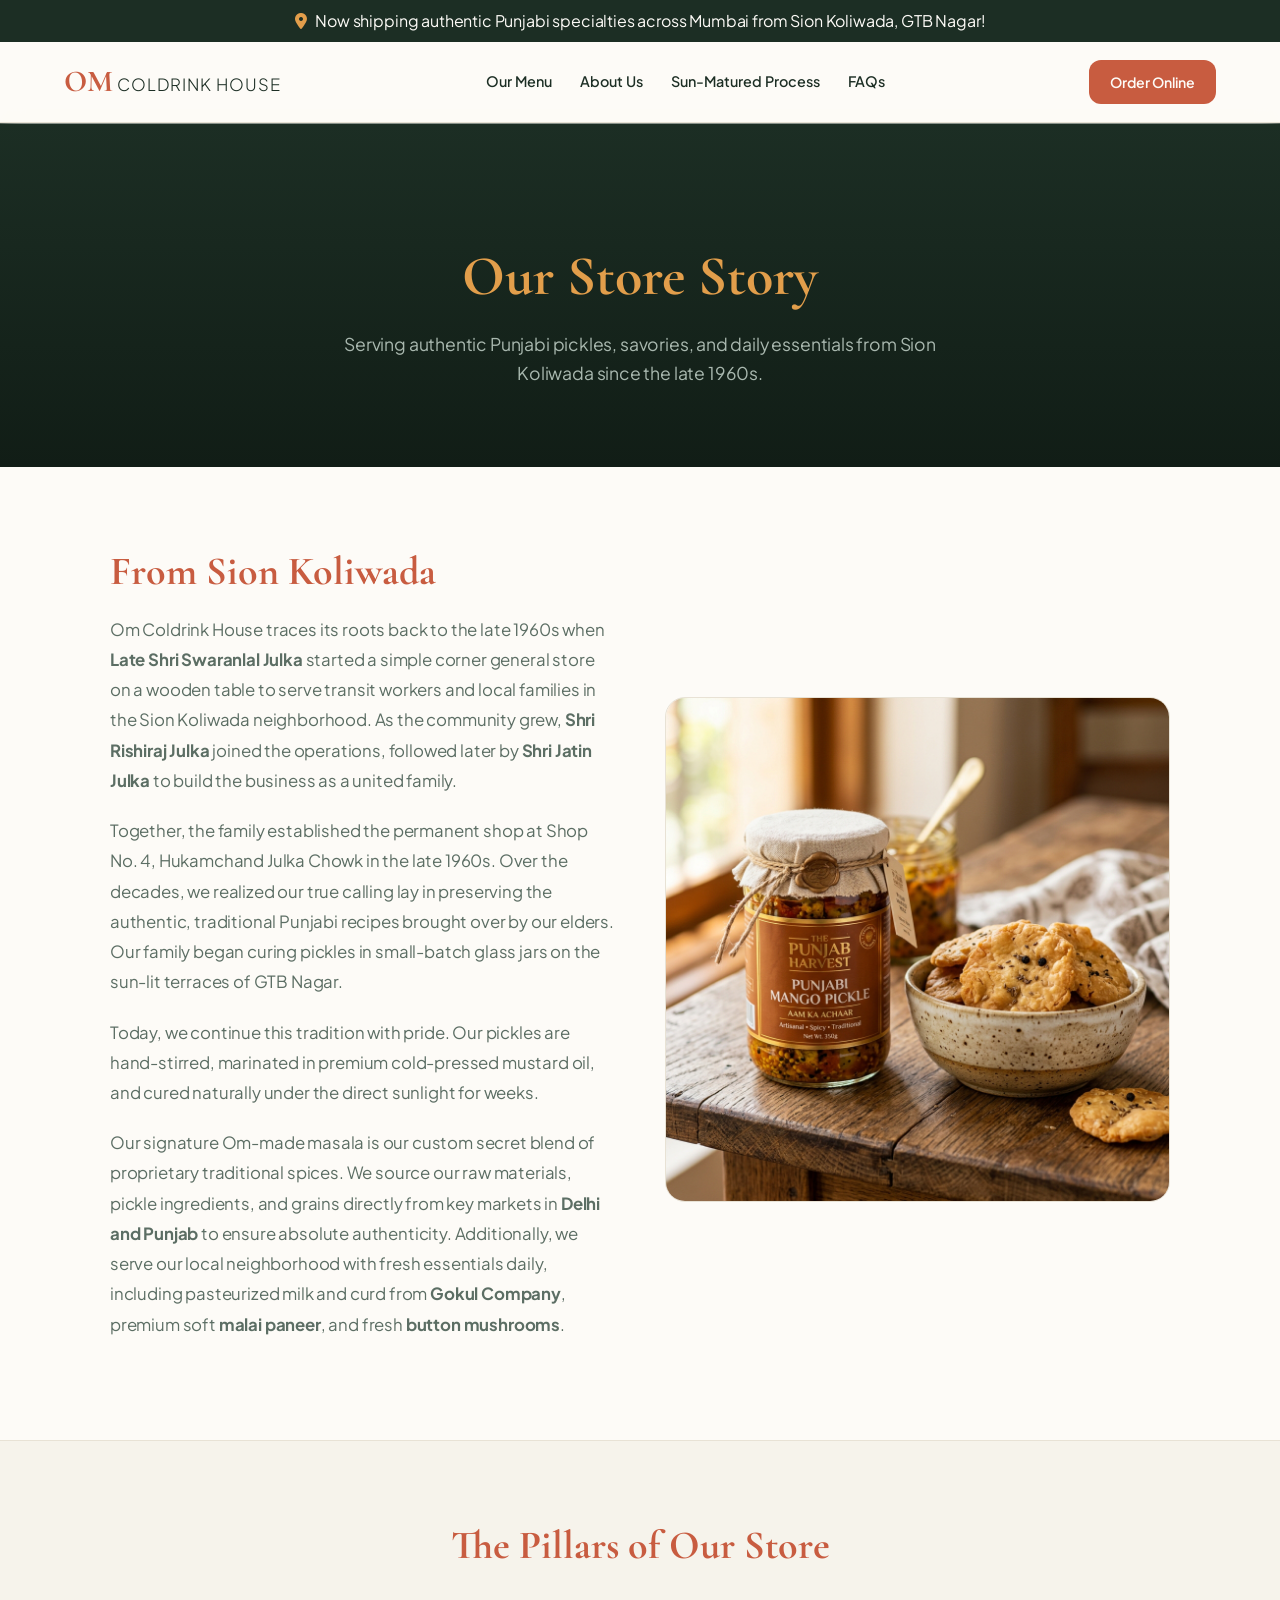
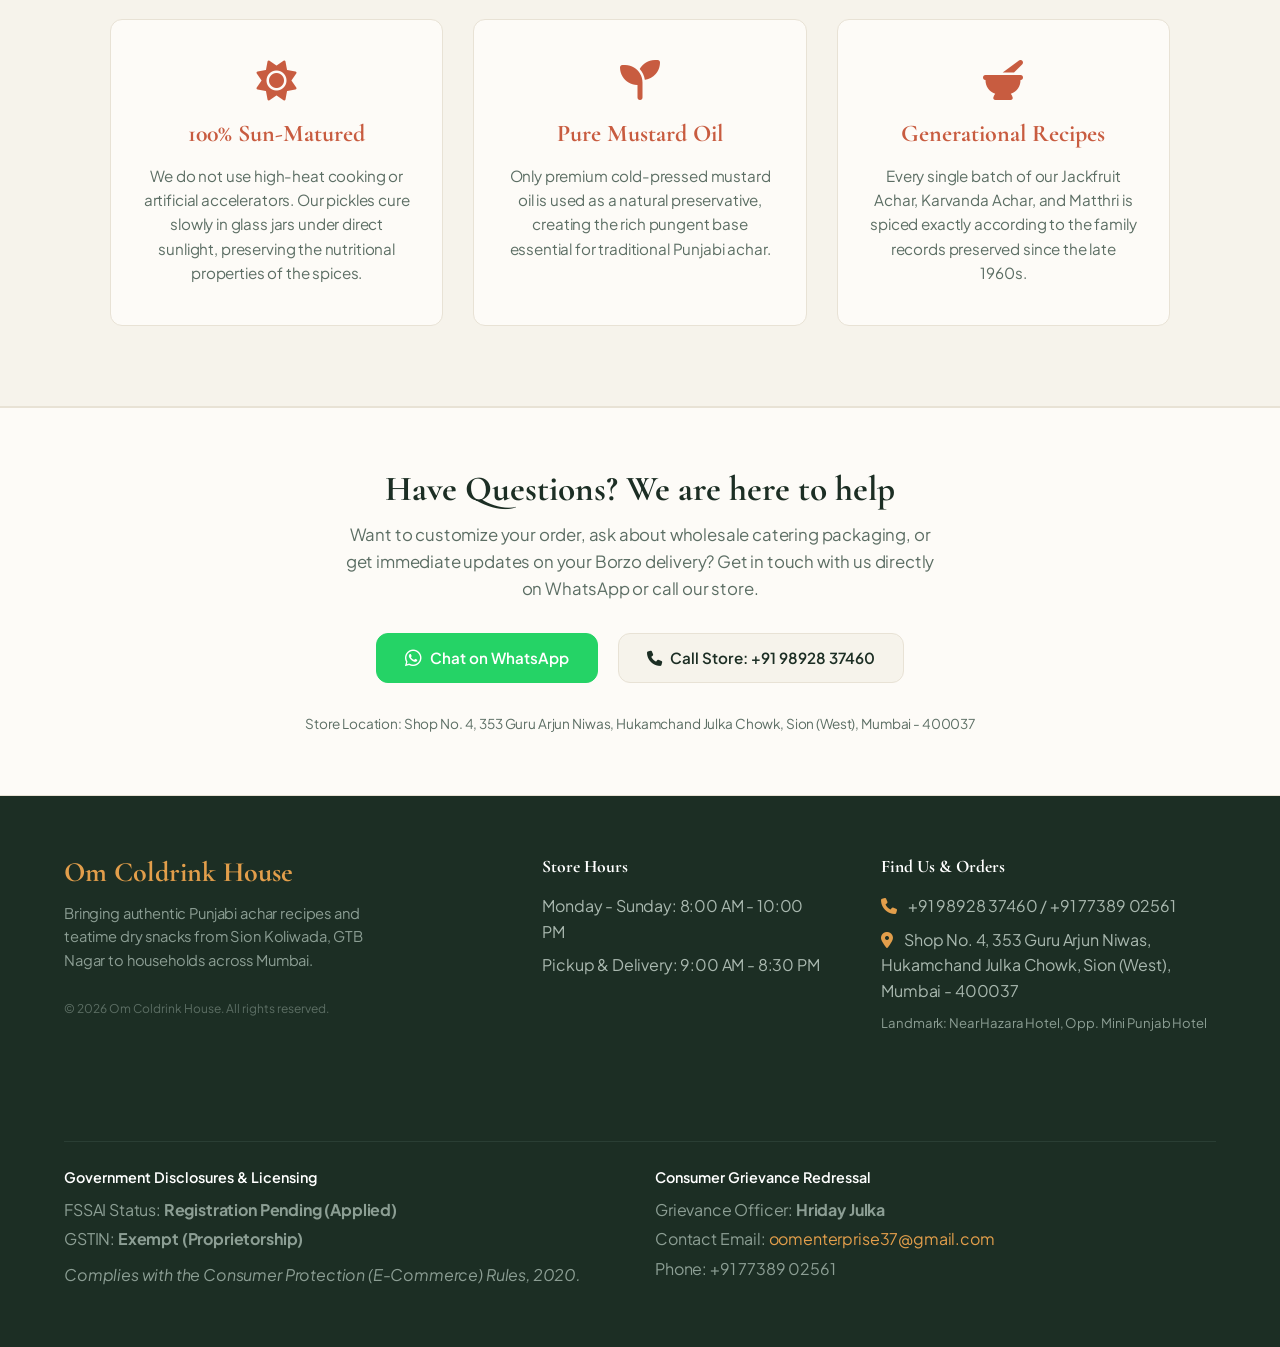
<file: about.html>
<!DOCTYPE html>
<html lang="en">
<head>
  <meta charset="UTF-8">
  <meta name="viewport" content="width=device-width, initial-scale=1.0">
  <title>About Us - Om Coldrink House | Generational Punjabi Achar Since Late 1960s</title>
  
  <meta name="description" content="Read the story of Om Coldrink House. Established in the late 1960s in Sion Koliwada, GTB Nagar. Discover our traditional sun-cured Punjabi pickles and handmade teatime savories.">
  
  <!-- Google Fonts & FontAwesome -->
  <link rel="preconnect" href="https://fonts.googleapis.com">
  <link rel="preconnect" href="https://fonts.gstatic.com" crossorigin>
  <link href="https://fonts.googleapis.com/css2?family=Cormorant+Garamond:ital,wght@0,400;0,600;0,700;1,400&family=Plus+Jakarta+Sans:wght@300;400;500;600;700&display=swap" rel="stylesheet">
  <link rel="stylesheet" href="https://cdnjs.cloudflare.com/ajax/libs/font-awesome/6.4.0/css/all.min.css">
  
  <link rel="stylesheet" href="index.css">
  <style>
    .about-hero {
      padding: 120px 0 80px 0;
      background: linear-gradient(180deg, #1C2E24 0%, #111D16 100%);
      color: white;
      text-align: center;
    }
    .about-hero h1 {
      font-family: var(--font-display);
      font-size: 3.5rem;
      margin-bottom: 20px;
      color: var(--color-brand-accent);
    }
    .about-hero p {
      max-width: 600px;
      margin: 0 auto;
      font-size: 1.1rem;
      color: #A9B8AF;
      line-height: 1.6;
    }
    .story-section {
      padding: 80px 0;
      background-color: var(--color-bg-primary);
    }
    .story-grid {
      display: grid;
      grid-template-columns: 1fr 1fr;
      gap: 50px;
      align-items: center;
      max-width: 1100px;
      margin: 0 auto;
      padding: 0 20px;
    }
    .story-text h2 {
      font-family: var(--font-display);
      font-size: 2.5rem;
      color: var(--color-brand-primary);
      margin-bottom: 20px;
    }
    .story-text p {
      color: var(--color-text-muted);
      line-height: 1.8;
      margin-bottom: 20px;
      font-size: 1.05rem;
    }
    .story-image img {
      width: 100%;
      border-radius: var(--radius-lg);
      box-shadow: var(--shadow-lg);
      border: 1px solid var(--color-border);
    }
    .heritage-values {
      background-color: var(--color-bg-secondary);
      padding: 80px 0;
      border-bottom: 1px solid var(--color-border);
      border-top: 1px solid var(--color-border);
    }
    .values-grid {
      display: grid;
      grid-template-columns: repeat(3, 1fr);
      gap: 30px;
      max-width: 1100px;
      margin: 0 auto;
      padding: 0 20px;
    }
    .value-card {
      background-color: var(--color-bg-primary);
      padding: 40px 30px;
      border-radius: var(--radius-md);
      border: 1px solid var(--color-border);
      text-align: center;
      transition: var(--transition-smooth);
    }
    .value-card:hover {
      transform: translateY(-5px);
      box-shadow: var(--shadow-md);
    }
    .value-card i {
      font-size: 2.5rem;
      color: var(--color-brand-primary);
      margin-bottom: 20px;
    }
    .value-card h3 {
      font-family: var(--font-display);
      font-size: 1.5rem;
      color: var(--color-brand-primary);
      margin-bottom: 15px;
    }
    .value-card p {
      color: var(--color-text-muted);
      font-size: 0.95rem;
      line-height: 1.6;
    }
    @media (max-width: 768px) {
      .story-grid {
        grid-template-columns: 1fr;
        gap: 30px;
      }
      .values-grid {
        grid-template-columns: 1fr;
      }
      .about-hero h1 {
        font-size: 2.5rem;
      }
    }
  </style>
</head>
<body>

  <!-- Top Announcement Bar -->
  <div class="announcement-bar">
    <p><i class="fa-solid fa-location-dot"></i> Now shipping authentic Punjabi specialties across Mumbai from Sion Koliwada, GTB Nagar!</p>
  </div>

  <!-- Header & Navigation -->
  <header class="header">
    <div class="header-container">
      <a href="index.html" class="brand-logo" id="brand-logo">
        <span class="brand-om">OM</span>
        <span class="brand-sub">Coldrink House</span>
      </a>
      
      <nav class="nav-links">
        <a href="menu.html" class="nav-link">Our Menu</a>
        <a href="about.html" class="nav-link active">About Us</a>
        <a href="index.html#process-section" class="nav-link">Sun-Matured Process</a>
        <a href="index.html#faq-section" class="nav-link">FAQs</a>
      </nav>
      
      <a href="index.html#catalog-section" class="btn btn-primary" style="padding: 10px 20px; font-size: 0.88rem;">Order Online</a>
    </div>
  </header>

  <!-- About Hero -->
  <section class="about-hero">
    <div class="container">
      <h1>Our Store Story</h1>
      <p>Serving authentic Punjabi pickles, savories, and daily essentials from Sion Koliwada since the late 1960s.</p>
    </div>
  </section>

  <!-- Story Section -->
  <section class="story-section">
    <div class="story-grid">
      <div class="story-text">
        <h2>From Sion Koliwada</h2>
        <p>
          Om Coldrink House traces its roots back to the late 1960s when <strong>Late Shri Swaranlal Julka</strong> started a simple corner general store on a wooden table to serve transit workers and local families in the Sion Koliwada neighborhood. As the community grew, <strong>Shri Rishiraj Julka</strong> joined the operations, followed later by <strong>Shri Jatin Julka</strong> to build the business as a united family.
        </p>
        <p>
          Together, the family established the permanent shop at Shop No. 4, Hukamchand Julka Chowk in the late 1960s. Over the decades, we realized our true calling lay in preserving the authentic, traditional Punjabi recipes brought over by our elders. Our family began curing pickles in small-batch glass jars on the sun-lit terraces of GTB Nagar.
        </p>
        <p>
          Today, we continue this tradition with pride. Our pickles are hand-stirred, marinated in premium cold-pressed mustard oil, and cured naturally under the direct sunlight for weeks.
        </p>
        <p>
          Our signature Om-made masala is our custom secret blend of proprietary traditional spices. We source our raw materials, pickle ingredients, and grains directly from key markets in <strong>Delhi and Punjab</strong> to ensure absolute authenticity. Additionally, we serve our local neighborhood with fresh essentials daily, including pasteurized milk and curd from <strong>Gokul Company</strong>, premium soft <strong>malai paneer</strong>, and fresh <strong>button mushrooms</strong>.
        </p>
      </div>
      <div class="story-image">
        <img src="assets/hero_storefront.png" alt="Om Coldrink House Storefront at Sion Koliwada">
      </div>
    </div>
  </section>

  <!-- Heritage Values -->
  <section class="heritage-values">
    <h2 style="text-align: center; font-family: var(--font-display); font-size: 2.5rem; color: var(--color-brand-primary); margin-bottom: 50px;">The Pillars of Our Store</h2>
    <div class="values-grid">
      <div class="value-card">
        <i class="fa-solid fa-sun"></i>
        <h3>100% Sun-Matured</h3>
        <p>We do not use high-heat cooking or artificial accelerators. Our pickles cure slowly in glass jars under direct sunlight, preserving the nutritional properties of the spices.</p>
      </div>
      <div class="value-card">
        <i class="fa-solid fa-seedling"></i>
        <h3>Pure Mustard Oil</h3>
        <p>Only premium cold-pressed mustard oil is used as a natural preservative, creating the rich pungent base essential for traditional Punjabi achar.</p>
      </div>
      <div class="value-card">
        <i class="fa-solid fa-mortar-pestle"></i>
        <h3>Generational Recipes</h3>
        <p>Every single batch of our Jackfruit Achar, Karvanda Achar, and Matthri is spiced exactly according to the family records preserved since the late 1960s.</p>
      </div>
    </div>
  </section>

  <!-- Interactive Contact Support Section -->
  <section class="quick-contact-section" style="padding: 60px 0; background-color: var(--color-bg-primary); border-top: 1px solid var(--color-border); border-bottom: 1px solid var(--color-border);">
    <div style="max-width: 800px; margin: 0 auto; padding: 0 24px; text-align: center;">
      <h2 style="font-family: var(--font-display); font-size: 2.2rem; color: var(--color-text-primary); margin-bottom: 12px;">Have Questions? We are here to help</h2>
      <p style="font-size: 1.05rem; color: var(--color-text-muted); max-width: 600px; margin: 0 auto 30px auto; line-height: 1.6;">
        Want to customize your order, ask about wholesale catering packaging, or get immediate updates on your Borzo delivery? Get in touch with us directly on WhatsApp or call our store.
      </p>
      <div style="display: flex; flex-wrap: wrap; justify-content: center; gap: 20px; margin-bottom: 30px;">
        <a href="https://wa.me/919892837460?text=Hi%20Om%20Coldrink%20House%2C%20I%20have%20a%20question%20about%20my%20order." class="btn btn-primary" target="_blank" rel="noopener noreferrer" style="background-color: #25D366; border-color: #25D366; color: white;">
          <i class="fa-brands fa-whatsapp" style="margin-right: 8px; font-size: 1.2rem;"></i> Chat on WhatsApp
        </a>
        <a href="tel:+919892837460" class="btn btn-secondary">
          <i class="fa-solid fa-phone" style="margin-right: 8px;"></i> Call Store: +91 98928 37460
        </a>
      </div>
      <p style="font-size: 0.85rem; color: var(--color-text-muted);">
        Store Location: Shop No. 4, 353 Guru Arjun Niwas, Hukamchand Julka Chowk, Sion (West), Mumbai - 400037
      </p>
    </div>
  </section>

  <!-- Footer Section -->
  <footer class="footer">
    <div class="footer-container">
      <div class="footer-brand">
        <h3>Om Coldrink House</h3>
        <p>Bringing authentic Punjabi achar recipes and teatime dry snacks from Sion Koliwada, GTB Nagar to households across Mumbai.</p>
        <span class="footer-copyright">© 2026 Om Coldrink House. All rights reserved.</span>
      </div>
      <div class="footer-hours">
        <h4>Store Hours</h4>
        <p>Monday - Sunday: 8:00 AM - 10:00 PM</p>
        <p>Pickup & Delivery: 9:00 AM - 8:30 PM</p>
      </div>
      <div class="footer-contact">
        <h4>Find Us & Orders</h4>
        <p><i class="fa-solid fa-phone"></i> +91 98928 37460 / +91 77389 02561</p>
        <p><i class="fa-solid fa-location-dot"></i> Shop No. 4, 353 Guru Arjun Niwas, Hukamchand Julka Chowk, Sion (West), Mumbai - 400037</p>
        <p style="font-size: 0.82rem; color: #8C9E94; margin-top: 4px;">Landmark: Near Hazara Hotel, Opp. Mini Punjab Hotel</p>
      </div>
      
      <!-- Footer Compliance (Moved inside container for alignment) -->
      <div class="footer-compliance" style="grid-column: span 3; border-top: 1px solid #2A3E34; margin-top: 40px; padding-top: 24px; font-size: 0.8rem; color: #8C9E94; width: 100%;">
        <div class="footer-compliance-grid">
          <div>
            <h5 style="color: var(--color-white); margin-bottom: 8px; font-family: var(--font-sans); font-size: 0.9rem; font-weight: 600;">Government Disclosures & Licensing</h5>
            <p style="margin-bottom: 4px;">FSSAI Status: <strong>Registration Pending (Applied)</strong></p>
            <p style="margin-bottom: 4px;">GSTIN: <strong>Exempt (Proprietorship)</strong></p>
            <p style="margin-top: 10px;"><em>Complies with the Consumer Protection (E-Commerce) Rules, 2020.</em></p>
          </div>
          <div>
            <h5 style="color: var(--color-white); margin-bottom: 8px; font-family: var(--font-sans); font-size: 0.9rem; font-weight: 600;">Consumer Grievance Redressal</h5>
            <p style="margin-bottom: 4px;">Grievance Officer: <strong>Hriday Julka</strong></p>
            <p style="margin-bottom: 4px;">Contact Email: <a href="mailto:oomenterprise37@gmail.com" style="color: var(--color-brand-accent); text-decoration: none;">oomenterprise37@gmail.com</a></p>
            <p>Phone: +91 77389 02561</p>
          </div>
        </div>
      </div>
    </div>
  </footer>

</body>
</html>
</file>
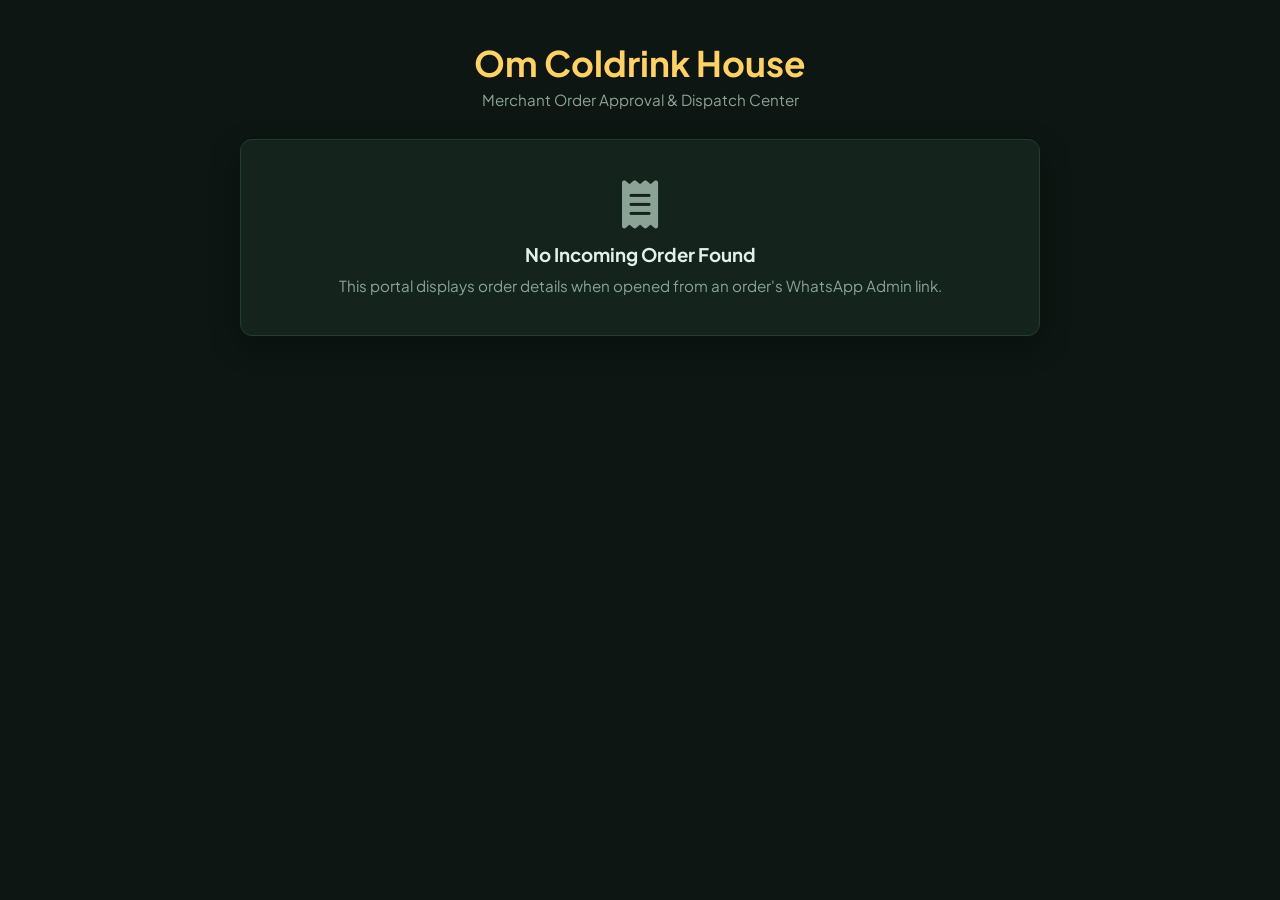
<file: admin.html>
<!DOCTYPE html>
<html lang="en">
<head>
  <meta charset="UTF-8">
  <meta name="viewport" content="width=device-width, initial-scale=1.0">
  <title>Admin Order Verification Portal - Om Coldrink House</title>
  
  <!-- Google Fonts & FontAwesome -->
  <link rel="preconnect" href="https://fonts.googleapis.com">
  <link rel="preconnect" href="https://fonts.gstatic.com" crossorigin>
  <link href="https://fonts.googleapis.com/css2?family=Plus+Jakarta+Sans:wght@300;400;500;600;700&display=swap" rel="stylesheet">
  <link rel="stylesheet" href="https://cdnjs.cloudflare.com/ajax/libs/font-awesome/6.4.0/css/all.min.css">
  
  <style>
    :root {
      --color-dark-bg: #0d1612;
      --color-panel-bg: #14241d;
      --color-border: #223c30;
      --color-brand-primary: #3d7a5a;
      --color-brand-accent: #ffd166;
      --color-text-main: #e2f0e8;
      --color-text-muted: #8ba396;
      --color-danger: #ef476f;
      --color-success: #06d6a0;
      --font-sans: 'Plus Jakarta Sans', sans-serif;
    }
    
    * {
      box-sizing: border-box;
      margin: 0;
      padding: 0;
    }
    
    body {
      background-color: var(--color-dark-bg);
      color: var(--color-text-main);
      font-family: var(--font-sans);
      padding: 40px 20px;
    }
    
    .admin-container {
      max-width: 800px;
      margin: 0 auto;
    }
    
    header {
      text-align: center;
      margin-bottom: 30px;
    }
    
    header h1 {
      font-size: 2.2rem;
      font-weight: 700;
      color: var(--color-brand-accent);
      margin-bottom: 5px;
    }
    
    header p {
      font-size: 0.95rem;
      color: var(--color-text-muted);
    }
    
    .no-order-card {
      background-color: var(--color-panel-bg);
      border: 1px solid var(--color-border);
      border-radius: 12px;
      padding: 40px;
      text-align: center;
      box-shadow: 0 10px 30px rgba(0,0,0,0.3);
    }
    
    .no-order-card i {
      font-size: 3rem;
      color: var(--color-text-muted);
      margin-bottom: 15px;
    }
    
    .order-dashboard {
      display: none;
      background-color: var(--color-panel-bg);
      border: 1px solid var(--color-border);
      border-radius: 12px;
      box-shadow: 0 10px 30px rgba(0,0,0,0.3);
      overflow: hidden;
    }
    
    .dashboard-header {
      background-color: rgba(255, 255, 255, 0.03);
      padding: 24px;
      border-bottom: 1px solid var(--color-border);
      display: flex;
      justify-content: space-between;
      align-items: center;
    }
    
    .dashboard-header h2 {
      font-size: 1.4rem;
      font-weight: 700;
    }
    
    .status-badge {
      padding: 6px 12px;
      border-radius: 20px;
      font-size: 0.8rem;
      font-weight: 700;
      text-transform: uppercase;
      letter-spacing: 0.5px;
    }
    
    .status-pending {
      background-color: rgba(255, 209, 102, 0.15);
      color: var(--color-brand-accent);
      border: 1px solid var(--color-brand-accent);
    }
    
    .status-approved {
      background-color: rgba(6, 214, 160, 0.15);
      color: var(--color-success);
      border: 1px solid var(--color-success);
    }
    
    .dashboard-body {
      padding: 24px;
    }
    
    .info-grid {
      display: grid;
      grid-template-columns: 1fr 1fr;
      gap: 20px;
      margin-bottom: 30px;
    }
    
    .info-item {
      display: flex;
      flex-direction: column;
      gap: 6px;
    }
    
    .info-item span.label {
      font-size: 0.82rem;
      color: var(--color-text-muted);
      text-transform: uppercase;
      font-weight: 600;
      letter-spacing: 0.5px;
    }
    
    .info-item span.value {
      font-size: 1.05rem;
      font-weight: 500;
    }
    
    .utr-highlight {
      background-color: rgba(61, 122, 90, 0.15);
      border: 1px solid var(--color-brand-primary);
      padding: 15px;
      border-radius: 8px;
      margin-bottom: 30px;
    }
    
    .utr-highlight h4 {
      font-size: 0.9rem;
      color: var(--color-text-muted);
      margin-bottom: 6px;
      text-transform: uppercase;
      font-weight: 600;
    }
    
    .utr-highlight p {
      font-size: 1.3rem;
      font-weight: 700;
      letter-spacing: 1px;
      color: var(--color-brand-accent);
    }
    
    .action-container {
      display: flex;
      flex-direction: column;
      gap: 15px;
    }
    
    .btn {
      width: 100%;
      padding: 16px;
      border: none;
      border-radius: 8px;
      font-size: 1.1rem;
      font-weight: 700;
      cursor: pointer;
      display: flex;
      align-items: center;
      justify-content: center;
      gap: 10px;
      transition: all 0.2s ease;
    }
    
    .btn-approve {
      background-color: var(--color-success);
      color: #053b2d;
    }
    
    .btn-approve:hover {
      background-color: #05b88a;
    }
    
    .btn-dispatch {
      background-color: var(--color-brand-primary);
      color: white;
      display: none;
    }
    
    .btn-dispatch:hover {
      background-color: #4b926d;
    }
    
    .console-log {
      margin-top: 30px;
      background-color: #060b08;
      border: 1px solid var(--color-border);
      border-radius: 8px;
      padding: 15px;
      font-family: monospace;
      font-size: 0.85rem;
      color: #9cd1b5;
      max-height: 200px;
      overflow-y: auto;
      display: none;
    }
    
    .console-line {
      margin-bottom: 6px;
    }
    
    .console-line .timestamp {
      color: var(--color-text-muted);
      margin-right: 8px;
    }
    
    .console-line.success {
      color: var(--color-success);
    }
    
    .console-line.info {
      color: var(--color-brand-accent);
    }
  </style>
</head>
<body>

  <div class="admin-container">
    <header>
      <h1>Om Coldrink House</h1>
      <p>Merchant Order Approval & Dispatch Center</p>
    </header>
    
    <!-- No order state -->
    <div class="no-order-card" id="no-order-card">
      <i class="fa-solid fa-receipt"></i>
      <h3>No Incoming Order Found</h3>
      <p style="color: var(--color-text-muted); margin-top: 10px; font-size: 0.95rem;">
        This portal displays order details when opened from an order's WhatsApp Admin link.
      </p>
    </div>
    
    <!-- Order verification Dashboard -->
    <div class="order-dashboard" id="order-dashboard">
      <div class="dashboard-header">
        <h2 id="order-id-title">Order #OM-XXXX</h2>
        <span class="status-badge status-pending" id="status-badge">Awaiting Payment</span>
      </div>
      
      <div class="dashboard-body">
        
        <div class="info-grid">
          <div class="info-item">
            <span class="label">Customer Name</span>
            <span class="value" id="customer-name">Rajesh Kumar</span>
          </div>
          <div class="info-item">
            <span class="label">Phone</span>
            <span class="value" id="customer-phone">+91 98765 43210</span>
          </div>
          <div class="info-item" style="grid-column: span 2;">
            <span class="label">Delivery Address</span>
            <span class="value" id="delivery-address">Flat 302, Sion West, Mumbai</span>
          </div>
          <div class="info-item">
            <span class="label">Delivery Mode</span>
            <span class="value" id="delivery-mode">Borzo Express Delivery</span>
          </div>
          <div class="info-item">
            <span class="label">Order Weight</span>
            <span class="value" id="order-weight">1.6 kg</span>
          </div>
          <div class="info-item">
            <span class="label">Amount to Verify</span>
            <span class="value" id="order-amount" style="font-size: 1.3rem; font-weight: 700; color: var(--color-success);">₹420.00</span>
          </div>
        </div>
        
        <div class="utr-highlight">
          <h4>Client Submitted UTR / Ref Number</h4>
          <p id="customer-utr">314598762514</p>
        </div>
        
        <div class="action-container">
          <button class="btn btn-approve" id="btn-approve" onclick="approveOrder()">
            <i class="fa-solid fa-check-double"></i> Verify Payment & Approve Order
          </button>
          
          <button class="btn btn-dispatch" id="btn-dispatch" onclick="dispatchOrder()">
            <i class="fa-solid fa-truck-fast"></i> Book Borzo Rider Now (Weight Base)
          </button>
        </div>
        
        <div class="console-log" id="console-log">
          <!-- Live API callback logs -->
        </div>
        
      </div>
    </div>
  </div>

  <script>
    // Extract query parameters
    const params = new URLSearchParams(window.location.search);
    const orderId = params.get('orderId');
    const name = params.get('name');
    const phone = params.get('phone');
    const address = params.get('address');
    const utr = params.get('utr');
    const amount = params.get('amount');
    const delivery = params.get('delivery');
    const weight = params.get('weight');
    
    const noOrderCard = document.getElementById('no-order-card');
    const orderDashboard = document.getElementById('order-dashboard');
    const consoleLog = document.getElementById('console-log');
    
    if (orderId) {
      noOrderCard.style.display = 'none';
      orderDashboard.style.display = 'block';
      
      document.getElementById('order-id-title').textContent = `Order ${orderId}`;
      document.getElementById('customer-name').textContent = name || "N/A";
      document.getElementById('customer-phone').textContent = phone || "N/A";
      document.getElementById('delivery-address').textContent = address || "N/A";
      document.getElementById('customer-utr').textContent = utr || "N/A";
      document.getElementById('order-amount').textContent = `₹${parseFloat(amount || 0).toFixed(2)}`;
      document.getElementById('order-weight').textContent = `${parseFloat(weight || 0.4).toFixed(1)} kg`;
      
      const isLocal = delivery === 'local';
      document.getElementById('delivery-mode').innerHTML = isLocal 
        ? `<span style="color: var(--color-brand-accent); font-weight: 700;"><i class="fa-solid fa-bicycle"></i> Om Delivery Rider (Local afternoon)</span>`
        : `<span><i class="fa-solid fa-truck"></i> Borzo Courier (Express)</span>`;
        
      const dispatchBtn = document.getElementById('btn-dispatch');
      if (isLocal) {
        dispatchBtn.innerHTML = `<i class="fa-solid fa-bicycle"></i> Dispatch Local Store Rider`;
      } else {
        const wtVal = parseFloat(weight || 0);
        dispatchBtn.innerHTML = wtVal > 20 
          ? `<i class="fa-solid fa-car"></i> Dispatch Borzo Car (>20kg)`
          : `<i class="fa-solid fa-motorcycle"></i> Dispatch Borzo Motorcycle (<=20kg)`;
      }
    }
    
    function logToConsole(message, type = 'info') {
      consoleLog.style.display = 'block';
      const timestamp = new Date().toLocaleTimeString();
      const line = document.createElement('div');
      line.className = `console-line ${type}`;
      line.innerHTML = `<span class="timestamp">[${timestamp}]</span> ${message}`;
      consoleLog.appendChild(line);
      consoleLog.scrollTop = consoleLog.scrollHeight;
    }
    
    function approveOrder() {
      // Set localStorage key to trigger cross-tab communication tracker!
      localStorage.setItem(`approve-${orderId}`, "true");
      
      logToConsole(`UTR ${utr} payment of ₹${amount} received in bank statement.`, 'success');
      logToConsole(`Order status updated in system database.`, 'info');
      
      const badge = document.getElementById('status-badge');
      badge.textContent = "Payment Verified";
      badge.className = "status-badge status-approved";
      
      document.getElementById('btn-approve').style.display = 'none';
      document.getElementById('btn-dispatch').style.display = 'flex';
    }
    
    function dispatchOrder() {
      logToConsole(`Initiating dispatch protocol...`, 'info');
      
      const isLocal = delivery === 'local';
      if (isLocal) {
        logToConsole(`Assigned Om Store delivery rider to order.`, 'success');
        logToConsole(`Rider notified of afternoon drop-off slot.`, 'info');
      } else {
        const wtVal = parseFloat(weight || 0);
        const vehicle = wtVal > 20 ? "Car (Type 8)" : "Motorcycle (Type 7)";
        logToConsole(`Payload weight: ${wtVal.toFixed(1)}kg. Requesting vehicle: ${vehicle}...`, 'info');
        logToConsole(`Borzo Sandbox Dispatch API response: status code 200.`, 'success');
        logToConsole(`Rider assigned: Vijay Sharma (+91 98123 45678). Delivery active!`, 'info');
      }
      
      document.getElementById('btn-dispatch').setAttribute('disabled', 'true');
      document.getElementById('btn-dispatch').style.opacity = '0.5';
    }
  </script>
</body>
</html>
</file>
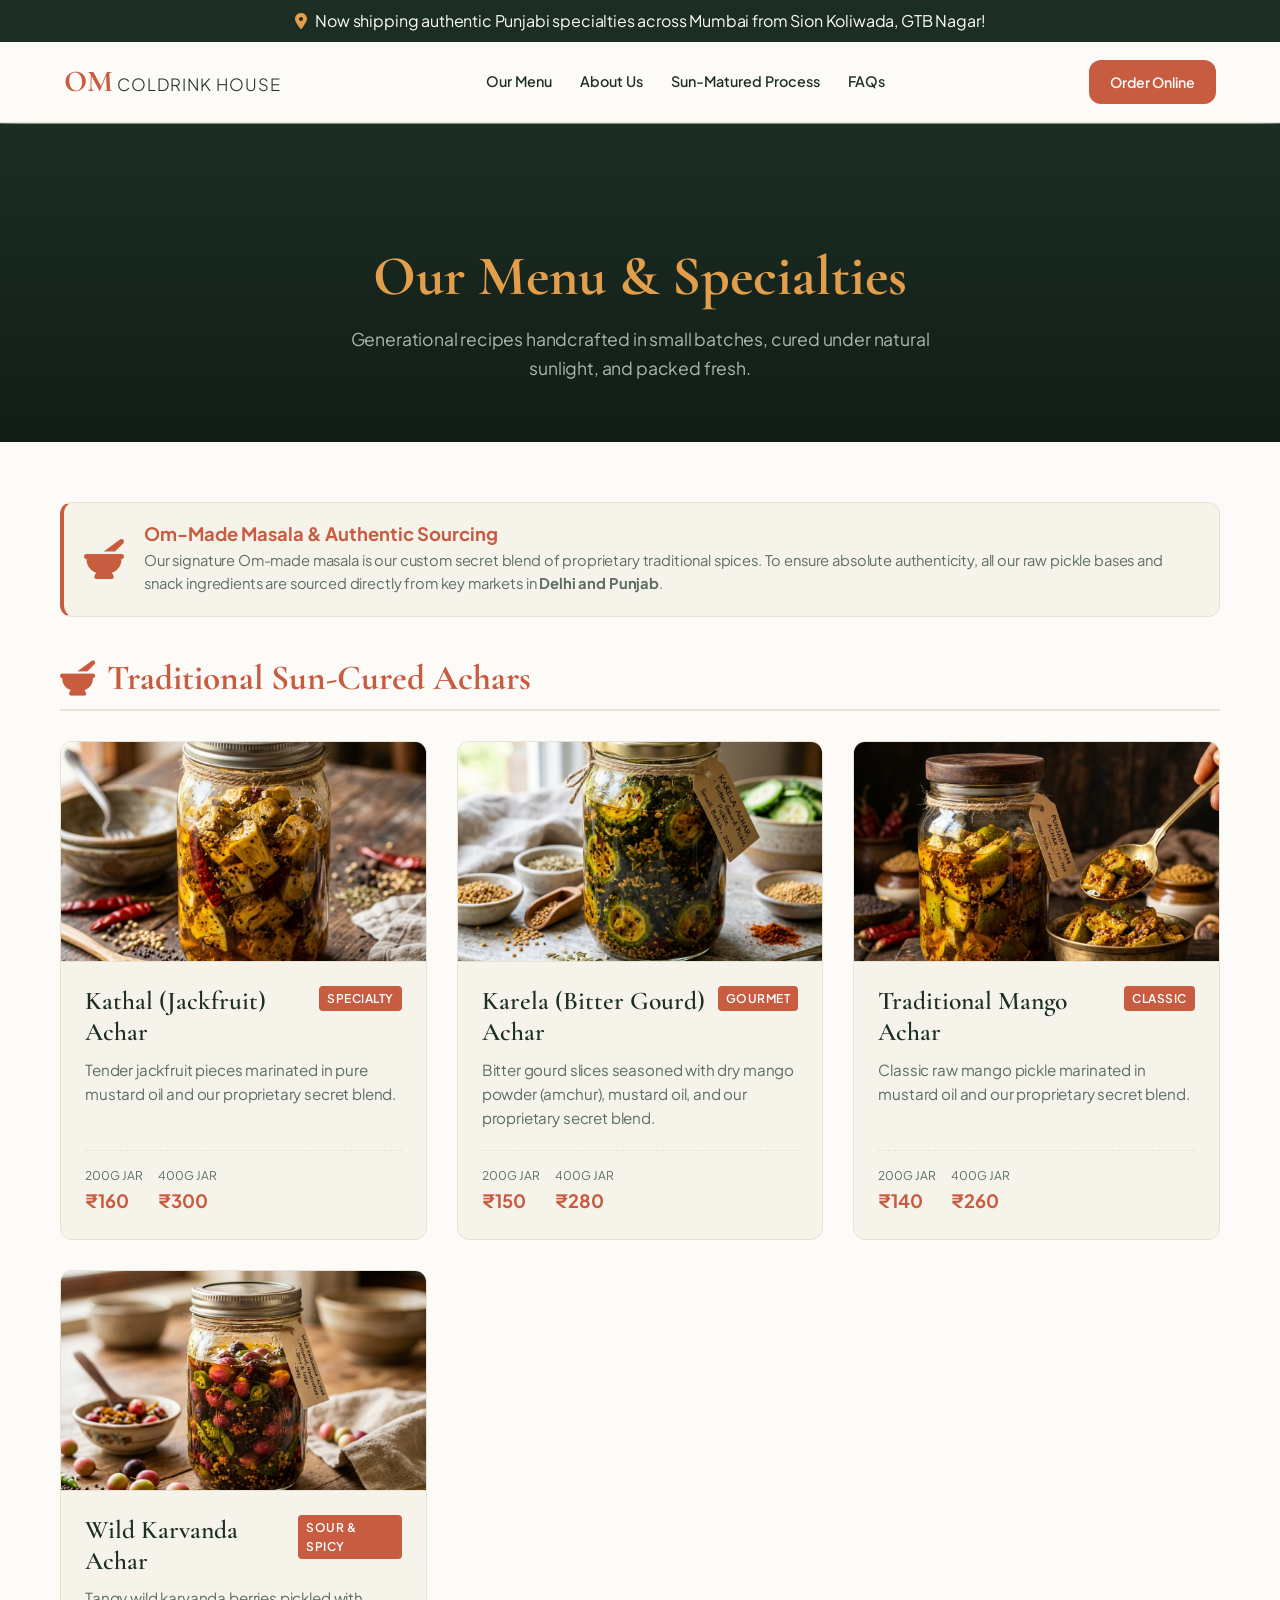
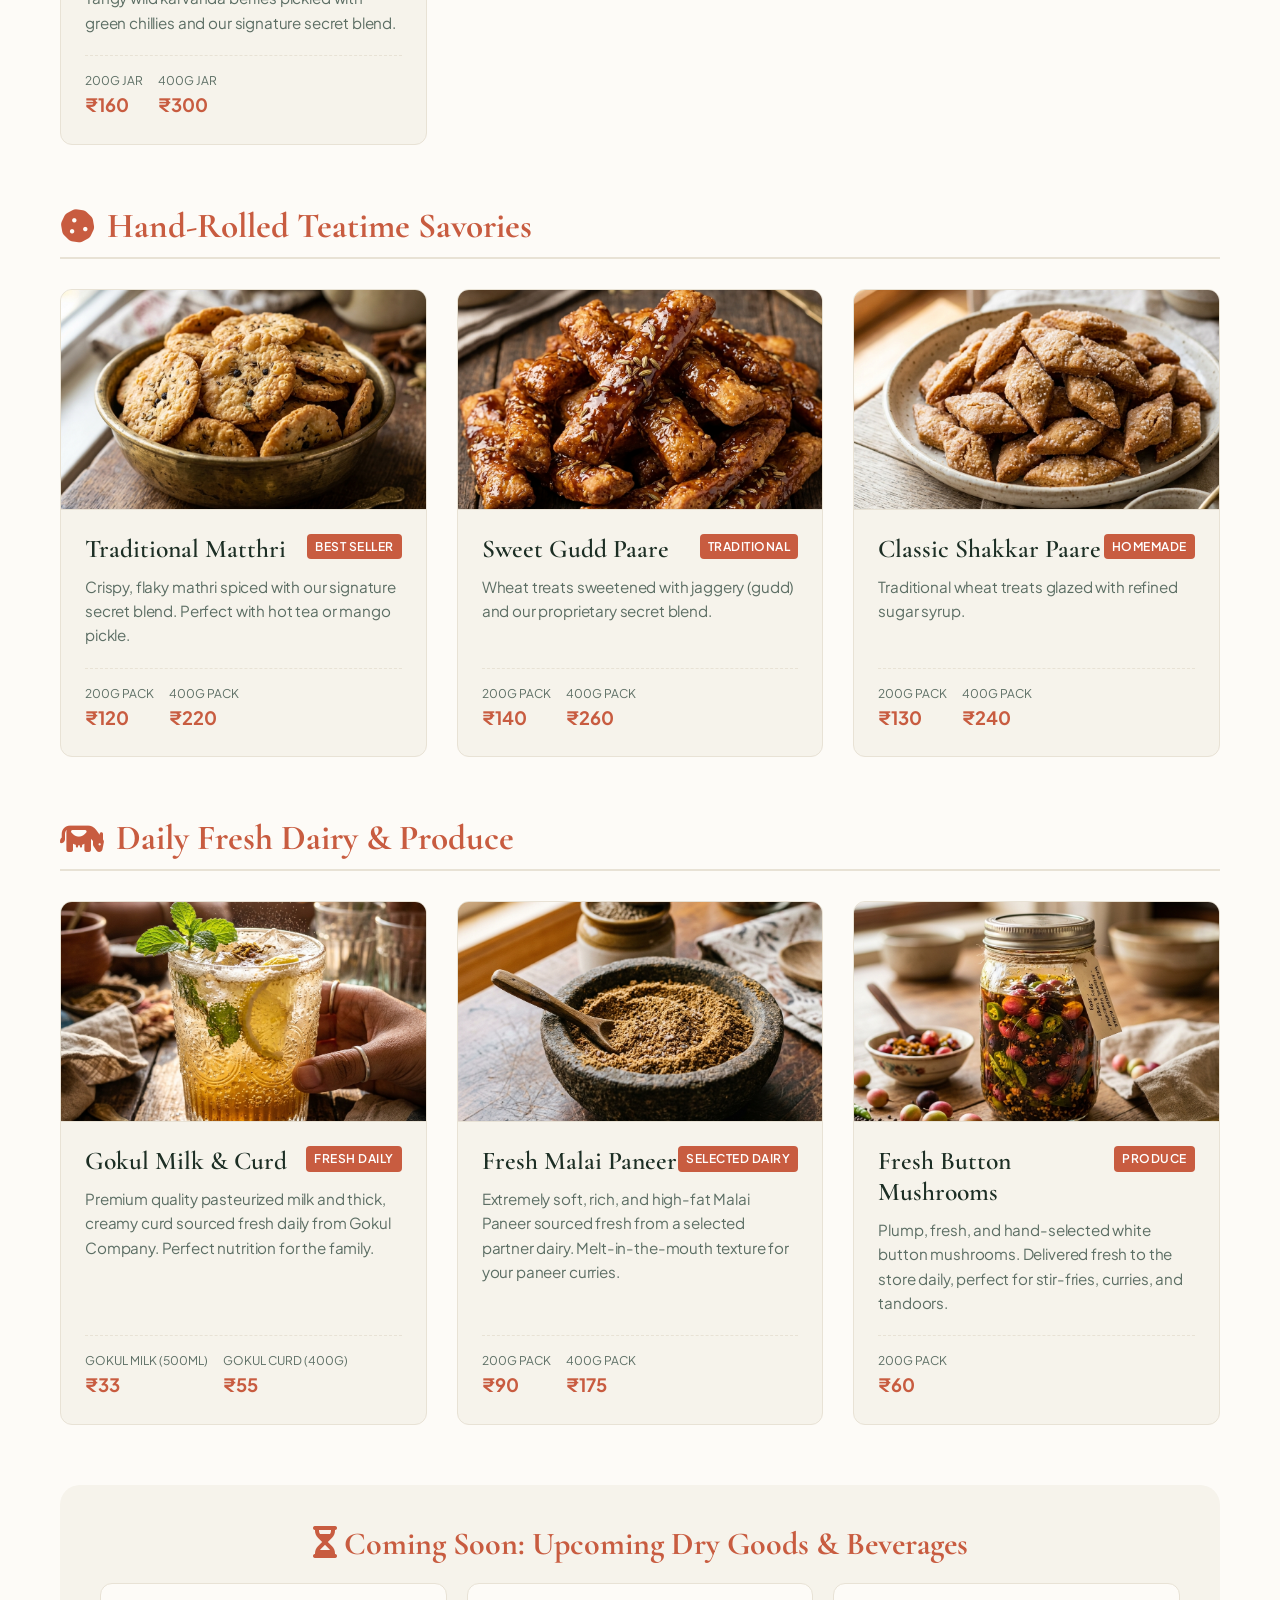
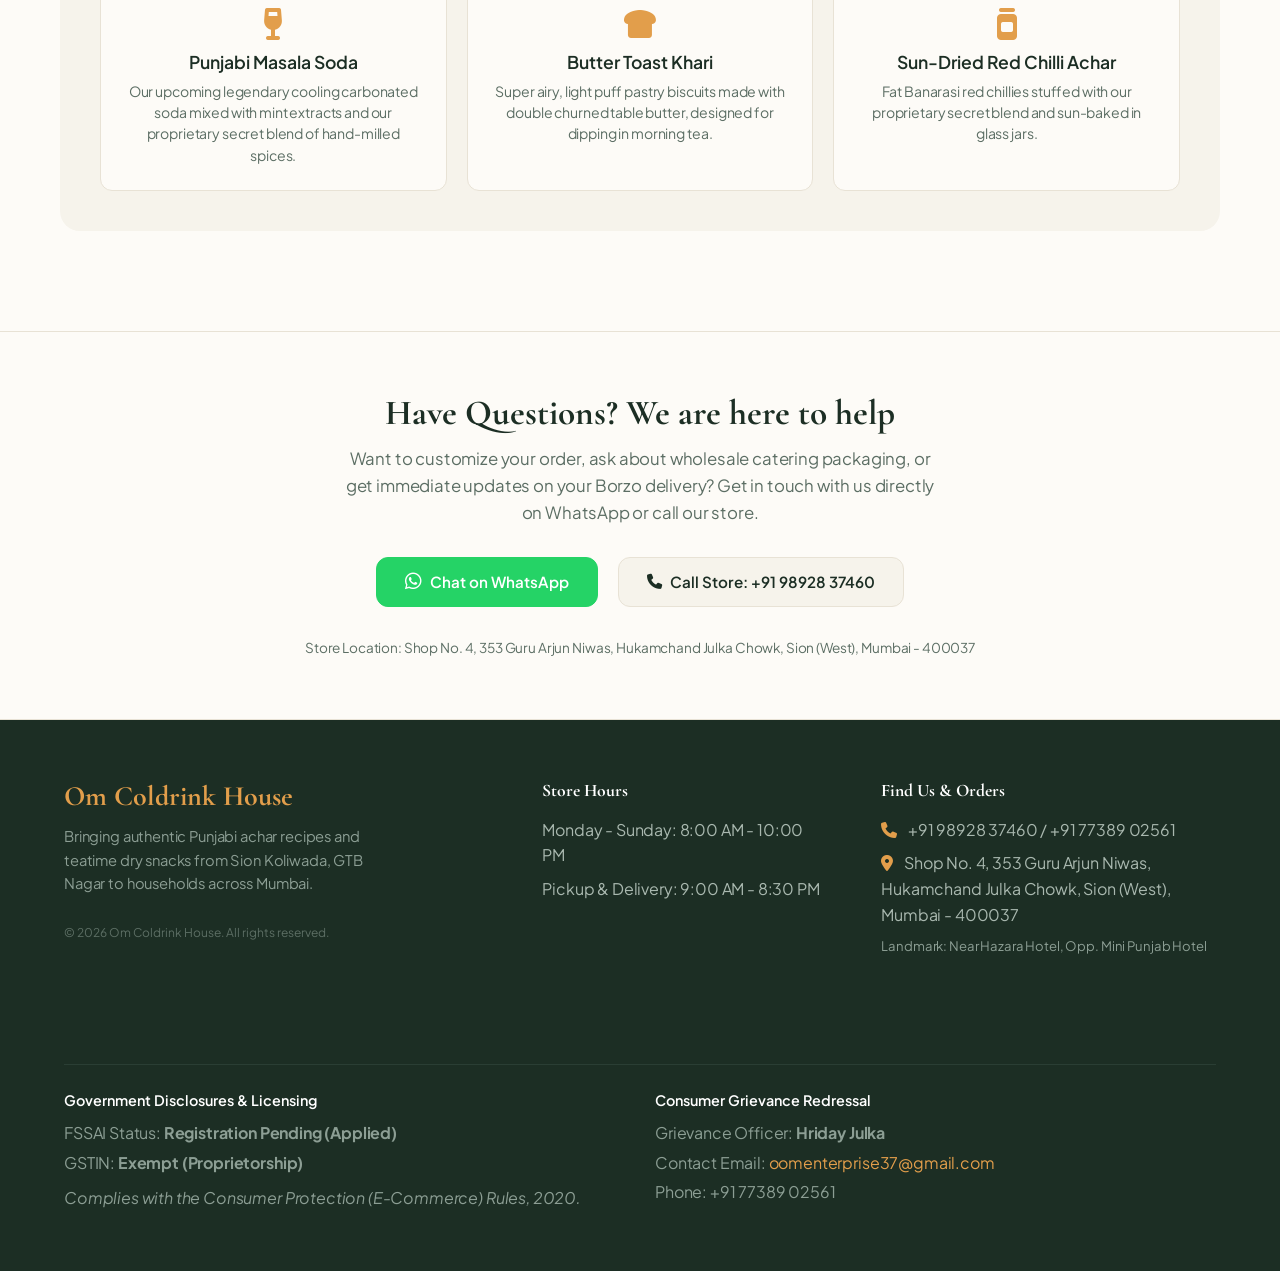
<file: menu.html>
<!DOCTYPE html>
<html lang="en">
<head>
  <meta charset="UTF-8">
  <meta name="viewport" content="width=device-width, initial-scale=1.0">
  <title>Our Menu & Pricing - Om Coldrink House | Punjabi Specialty Foods</title>
  
  <meta name="description" content="View the full menu and pricing catalog for Om Coldrink House in Sion Koliwada, GTB Nagar. Authentic Punjabi Jackfruit Achar, Karvanda Achar, Matthri, and sweet Paares.">
  
  <!-- Google Fonts & FontAwesome -->
  <link rel="preconnect" href="https://fonts.googleapis.com">
  <link rel="preconnect" href="https://fonts.gstatic.com" crossorigin>
  <link href="https://fonts.googleapis.com/css2?family=Cormorant+Garamond:ital,wght@0,400;0,600;0,700;1,400&family=Plus+Jakarta+Sans:wght@300;400;500;600;700&display=swap" rel="stylesheet">
  <link rel="stylesheet" href="https://cdnjs.cloudflare.com/ajax/libs/font-awesome/6.4.0/css/all.min.css">
  
  <link rel="stylesheet" href="index.css">
  <style>
    .menu-hero {
      padding: 120px 0 60px 0;
      background: linear-gradient(180deg, #1C2E24 0%, #111D16 100%);
      color: white;
      text-align: center;
    }
    .menu-hero h1 {
      font-family: var(--font-display);
      font-size: 3.5rem;
      margin-bottom: 15px;
      color: var(--color-brand-accent);
    }
    .menu-hero p {
      max-width: 600px;
      margin: 0 auto;
      font-size: 1.1rem;
      color: #A9B8AF;
    }
    .menu-section {
      padding: 60px 0 100px 0;
      background-color: var(--color-bg-primary);
    }
    .menu-container {
      max-width: 1200px;
      margin: 0 auto;
      padding: 0 20px;
    }
    .menu-category-title {
      font-family: var(--font-display);
      font-size: 2.2rem;
      color: var(--color-brand-primary);
      margin-bottom: 30px;
      border-bottom: 2px solid var(--color-border);
      padding-bottom: 10px;
      display: flex;
      align-items: center;
      gap: 12px;
    }
    .menu-grid {
      display: grid;
      grid-template-columns: repeat(auto-fill, minmax(350px, 1fr));
      gap: 30px;
      margin-bottom: 60px;
    }
    .menu-item-card {
      background-color: var(--color-bg-secondary);
      border: 1px solid var(--color-border);
      border-radius: var(--radius-md);
      overflow: hidden;
      display: flex;
      flex-direction: column;
      transition: var(--transition-smooth);
    }
    .menu-item-card:hover {
      transform: translateY(-5px);
      box-shadow: var(--shadow-md);
    }
    .menu-item-image {
      width: 100%;
      height: 220px;
      object-fit: cover;
      border-bottom: 1px solid var(--color-border);
    }
    .menu-item-content {
      padding: 24px;
      display: flex;
      flex-direction: column;
      flex-grow: 1;
    }
    .menu-item-header {
      display: flex;
      justify-content: space-between;
      align-items: flex-start;
      margin-bottom: 10px;
    }
    .menu-item-title {
      font-family: var(--font-display);
      font-size: 1.6rem;
      color: var(--color-text-primary);
      font-weight: 600;
      margin: 0;
    }
    .menu-item-badge {
      font-size: 0.75rem;
      padding: 3px 8px;
      background-color: var(--color-brand-primary);
      color: white;
      border-radius: 4px;
      font-weight: 600;
      letter-spacing: 0.5px;
      text-transform: uppercase;
    }
    .menu-item-desc {
      color: var(--color-text-muted);
      font-size: 0.95rem;
      line-height: 1.6;
      margin-bottom: 20px;
      flex-grow: 1;
    }
    .menu-item-footer {
      display: flex;
      justify-content: space-between;
      align-items: center;
      border-top: 1px dashed var(--color-border);
      padding-top: 15px;
    }
    .menu-item-prices {
      display: flex;
      gap: 15px;
    }
    .price-tag {
      display: flex;
      flex-direction: column;
    }
    .price-tag .size {
      font-size: 0.75rem;
      color: var(--color-text-muted);
      text-transform: uppercase;
    }
    .price-tag .amount {
      font-weight: 700;
      font-size: 1.15rem;
      color: var(--color-brand-primary);
    }
    .upcoming-section {
      background-color: var(--color-bg-secondary);
      border-radius: var(--radius-lg);
      padding: 40px;
      border: 1px dashed var(--color-brand-primary-light);
      margin-top: 60px;
    }
    .upcoming-title {
      font-family: var(--font-display);
      font-size: 2rem;
      color: var(--color-brand-primary);
      margin-bottom: 20px;
      text-align: center;
    }
    .upcoming-grid {
      display: grid;
      grid-template-columns: repeat(auto-fit, minmax(250px, 1fr));
      gap: 20px;
    }
    .upcoming-card {
      background-color: var(--color-bg-primary);
      border: 1px solid var(--color-border);
      border-radius: var(--radius-md);
      padding: 24px;
      text-align: center;
    }
    .upcoming-card i {
      font-size: 2rem;
      color: var(--color-brand-accent);
      margin-bottom: 12px;
    }
    .upcoming-card h4 {
      font-family: var(--font-sans);
      font-size: 1.1rem;
      color: var(--color-text-primary);
      font-weight: 600;
      margin-bottom: 8px;
    }
    .upcoming-card p {
      font-size: 0.88rem;
      color: var(--color-text-muted);
      line-height: 1.5;
    }
    @media (max-width: 768px) {
      .menu-grid {
        grid-template-columns: 1fr;
      }
      .menu-hero h1 {
        font-size: 2.5rem;
      }
    }
  </style>
</head>
<body>

  <!-- Top Announcement Bar -->
  <div class="announcement-bar">
    <p><i class="fa-solid fa-location-dot"></i> Now shipping authentic Punjabi specialties across Mumbai from Sion Koliwada, GTB Nagar!</p>
  </div>

  <!-- Header & Navigation -->
  <header class="header">
    <div class="header-container">
      <a href="index.html" class="brand-logo" id="brand-logo">
        <span class="brand-om">OM</span>
        <span class="brand-sub">Coldrink House</span>
      </a>
      
      <nav class="nav-links">
        <a href="menu.html" class="nav-link active">Our Menu</a>
        <a href="about.html" class="nav-link">About Us</a>
        <a href="index.html#process-section" class="nav-link">Sun-Matured Process</a>
        <a href="index.html#faq-section" class="nav-link">FAQs</a>
      </nav>
      
      <a href="index.html#catalog-section" class="btn btn-primary" style="padding: 10px 20px; font-size: 0.88rem;">Order Online</a>
    </div>
  </header>

  <!-- Menu Hero -->
  <section class="menu-hero">
    <div class="container">
      <h1>Our Menu & Specialties</h1>
      <p>Generational recipes handcrafted in small batches, cured under natural sunlight, and packed fresh.</p>
    </div>
  </section>

  <!-- Menu Content Section -->
  <section class="menu-section">
    <div class="menu-container">
      
      <!-- Sourcing & Spice Heritage Banner -->
      <div class="heritage-banner" style="background-color: var(--color-bg-secondary); border: 1px solid var(--color-border); border-left: 4px solid var(--color-brand-primary); padding: 20px; border-radius: var(--radius-md); margin-bottom: 40px; display: flex; align-items: center; gap: 20px;">
        <i class="fa-solid fa-mortar-pestle" style="font-size: 2.5rem; color: var(--color-brand-primary);"></i>
        <div>
          <h3 style="font-family: var(--font-sans); font-size: 1.15rem; color: var(--color-brand-primary); font-weight: 700; margin-bottom: 4px;">Om-Made Masala & Authentic Sourcing</h3>
          <p style="font-size: 0.92rem; color: var(--color-text-muted); line-height: 1.6;">
            Our signature Om-made masala is our custom secret blend of proprietary traditional spices. To ensure absolute authenticity, all our raw pickle bases and snack ingredients are sourced directly from key markets in <strong>Delhi and Punjab</strong>.
          </p>
        </div>
      </div>
      
      <!-- Category: Punjabi Achars -->
      <h2 class="menu-category-title"><i class="fa-solid fa-mortar-pestle"></i> Traditional Sun-Cured Achars</h2>
      <div class="menu-grid">
        
        <!-- Jackfruit Achar -->
        <div class="menu-item-card">
          <img src="assets/jackfruit_achar.png" alt="Kathal (Jackfruit) Achar" class="menu-item-image">
          <div class="menu-item-content">
            <div class="menu-item-header">
              <h3 class="menu-item-title">Kathal (Jackfruit) Achar</h3>
              <span class="menu-item-badge">Specialty</span>
            </div>
            <p class="menu-item-desc">Tender jackfruit pieces marinated in pure mustard oil and our proprietary secret blend.</p>
            <div class="menu-item-footer">
              <div class="menu-item-prices">
                <div class="price-tag">
                  <span class="size">200g Jar</span>
                  <span class="amount">₹160</span>
                </div>
                <div class="price-tag">
                  <span class="size">400g Jar</span>
                  <span class="amount">₹300</span>
                </div>
              </div>
            </div>
          </div>
        </div>

        <!-- Bitter Gourd Achar -->
        <div class="menu-item-card">
          <img src="assets/karela_achar.png" alt="Karela (Bitter Gourd) Achar" class="menu-item-image">
          <div class="menu-item-content">
            <div class="menu-item-header">
              <h3 class="menu-item-title">Karela (Bitter Gourd) Achar</h3>
              <span class="menu-item-badge">Gourmet</span>
            </div>
            <p class="menu-item-desc">Bitter gourd slices seasoned with dry mango powder (amchur), mustard oil, and our proprietary secret blend.</p>
            <div class="menu-item-footer">
              <div class="menu-item-prices">
                <div class="price-tag">
                  <span class="size">200g Jar</span>
                  <span class="amount">₹150</span>
                </div>
                <div class="price-tag">
                  <span class="size">400g Jar</span>
                  <span class="amount">₹280</span>
                </div>
              </div>
            </div>
          </div>
        </div>

        <!-- Mango Achar -->
        <div class="menu-item-card">
          <img src="assets/mango_achar.png" alt="Traditional Mango Achar" class="menu-item-image">
          <div class="menu-item-content">
            <div class="menu-item-header">
              <h3 class="menu-item-title">Traditional Mango Achar</h3>
              <span class="menu-item-badge">Classic</span>
            </div>
            <p class="menu-item-desc">Classic raw mango pickle marinated in mustard oil and our proprietary secret blend.</p>
            <div class="menu-item-footer">
              <div class="menu-item-prices">
                <div class="price-tag">
                  <span class="size">200g Jar</span>
                  <span class="amount">₹140</span>
                </div>
                <div class="price-tag">
                  <span class="size">400g Jar</span>
                  <span class="amount">₹260</span>
                </div>
              </div>
            </div>
          </div>
        </div>

        <!-- Wild Karvanda Achar -->
        <div class="menu-item-card">
          <img src="assets/karvanda_achar.png" alt="Wild Karvanda Achar" class="menu-item-image">
          <div class="menu-item-content">
            <div class="menu-item-header">
              <h3 class="menu-item-title">Wild Karvanda Achar</h3>
              <span class="menu-item-badge">Sour & Spicy</span>
            </div>
            <p class="menu-item-desc">Tangy wild karvanda berries pickled with green chillies and our signature secret blend.</p>
            <div class="menu-item-footer">
              <div class="menu-item-prices">
                <div class="price-tag">
                  <span class="size">200g Jar</span>
                  <span class="amount">₹160</span>
                </div>
                <div class="price-tag">
                  <span class="size">400g Jar</span>
                  <span class="amount">₹300</span>
                </div>
              </div>
            </div>
          </div>
        </div>

      </div>

      <!-- Category: Hand-rolled Teatime Savories -->
      <h2 class="menu-category-title"><i class="fa-solid fa-cookie"></i> Hand-Rolled Teatime Savories</h2>
      <div class="menu-grid">
        
        <!-- Punjabi Matthri -->
        <div class="menu-item-card">
          <img src="assets/punjabi_matthri.png" alt="Traditional Punjabi Matthri" class="menu-item-image">
          <div class="menu-item-content">
            <div class="menu-item-header">
              <h3 class="menu-item-title">Traditional Matthri</h3>
              <span class="menu-item-badge">Best Seller</span>
            </div>
            <p class="menu-item-desc">Crispy, flaky mathri spiced with our signature secret blend. Perfect with hot tea or mango pickle.</p>
            <div class="menu-item-footer">
              <div class="menu-item-prices">
                <div class="price-tag">
                  <span class="size">200g Pack</span>
                  <span class="amount">₹120</span>
                </div>
                <div class="price-tag">
                  <span class="size">400g Pack</span>
                  <span class="amount">₹220</span>
                </div>
              </div>
            </div>
          </div>
        </div>

        <!-- Gudd Paare -->
        <div class="menu-item-card">
          <img src="assets/gudd_paare.png" alt="Sweet Gudd Paare" class="menu-item-image">
          <div class="menu-item-content">
            <div class="menu-item-header">
              <h3 class="menu-item-title">Sweet Gudd Paare</h3>
              <span class="menu-item-badge">Traditional</span>
            </div>
            <p class="menu-item-desc">Wheat treats sweetened with jaggery (gudd) and our proprietary secret blend.</p>
            <div class="menu-item-footer">
              <div class="menu-item-prices">
                <div class="price-tag">
                  <span class="size">200g Pack</span>
                  <span class="amount">₹140</span>
                </div>
                <div class="price-tag">
                  <span class="size">400g Pack</span>
                  <span class="amount">₹260</span>
                </div>
              </div>
            </div>
          </div>
        </div>

        <!-- Shakkar Paare -->
        <div class="menu-item-card">
          <img src="assets/shakkar_paare.png" alt="Classic Shakkar Paare" class="menu-item-image">
          <div class="menu-item-content">
            <div class="menu-item-header">
              <h3 class="menu-item-title">Classic Shakkar Paare</h3>
              <span class="menu-item-badge">Homemade</span>
            </div>
            <p class="menu-item-desc">Traditional wheat treats glazed with refined sugar syrup.</p>
            <div class="menu-item-footer">
              <div class="menu-item-prices">
                <div class="price-tag">
                  <span class="size">200g Pack</span>
                  <span class="amount">₹130</span>
                </div>
                <div class="price-tag">
                  <span class="size">400g Pack</span>
                  <span class="amount">₹240</span>
                </div>
              </div>
            </div>
          </div>
        </div>

      </div>

      <!-- Category: Daily Fresh Dairy & Produce -->
      <h2 class="menu-category-title"><i class="fa-solid fa-cow"></i> Daily Fresh Dairy & Produce</h2>
      <div class="menu-grid" style="margin-bottom: 50px;">
        
        <!-- Gokul Milk & Curd -->
        <div class="menu-item-card">
          <img src="assets/masala_soda.png" alt="Gokul Milk & Curd" class="menu-item-image">
          <div class="menu-item-content">
            <div class="menu-item-header">
              <h3 class="menu-item-title">Gokul Milk & Curd</h3>
              <span class="menu-item-badge">Fresh Daily</span>
            </div>
            <p class="menu-item-desc">Premium quality pasteurized milk and thick, creamy curd sourced fresh daily from Gokul Company. Perfect nutrition for the family.</p>
            <div class="menu-item-footer">
              <div class="menu-item-prices">
                <div class="price-tag">
                  <span class="size">Gokul Milk (500ml)</span>
                  <span class="amount">₹33</span>
                </div>
                <div class="price-tag">
                  <span class="size">Gokul Curd (400g)</span>
                  <span class="amount">₹55</span>
                </div>
              </div>
            </div>
          </div>
        </div>

        <!-- Malai Paneer -->
        <div class="menu-item-card">
          <img src="assets/ommade_masala.png" alt="Fresh Malai Paneer" class="menu-item-image">
          <div class="menu-item-content">
            <div class="menu-item-header">
              <h3 class="menu-item-title">Fresh Malai Paneer</h3>
              <span class="menu-item-badge">Selected Dairy</span>
            </div>
            <p class="menu-item-desc">Extremely soft, rich, and high-fat Malai Paneer sourced fresh from a selected partner dairy. Melt-in-the-mouth texture for your paneer curries.</p>
            <div class="menu-item-footer">
              <div class="menu-item-prices">
                <div class="price-tag">
                  <span class="size">200g Pack</span>
                  <span class="amount">₹90</span>
                </div>
                <div class="price-tag">
                  <span class="size">400g Pack</span>
                  <span class="amount">₹175</span>
                </div>
              </div>
            </div>
          </div>
        </div>

        <!-- Fresh Mushrooms -->
        <div class="menu-item-card">
          <img src="assets/karvanda_achar.png" alt="Fresh Button Mushrooms" class="menu-item-image">
          <div class="menu-item-content">
            <div class="menu-item-header">
              <h3 class="menu-item-title">Fresh Button Mushrooms</h3>
              <span class="menu-item-badge">Produce</span>
            </div>
            <p class="menu-item-desc">Plump, fresh, and hand-selected white button mushrooms. Delivered fresh to the store daily, perfect for stir-fries, curries, and tandoors.</p>
            <div class="menu-item-footer">
              <div class="menu-item-prices">
                <div class="price-tag">
                  <span class="size">200g Pack</span>
                  <span class="amount">₹60</span>
                </div>
              </div>
            </div>
          </div>
        </div>

      </div>

      <!-- Upcoming Dry Goods -->
      <div class="upcoming-section">
        <h3 class="upcoming-title"><i class="fa-solid fa-hourglass-half"></i> Coming Soon: Upcoming Dry Goods & Beverages</h3>
        <div class="upcoming-grid">
          
          <div class="upcoming-card">
            <i class="fa-solid fa-wine-glass"></i>
            <h4>Punjabi Masala Soda</h4>
            <p>Our upcoming legendary cooling carbonated soda mixed with mint extracts and our proprietary secret blend of hand-milled spices.</p>
          </div>

          <div class="upcoming-card">
            <i class="fa-solid fa-bread-slice"></i>
            <h4>Butter Toast Khari</h4>
            <p>Super airy, light puff pastry biscuits made with double churned table butter, designed for dipping in morning tea.</p>
          </div>

          <div class="upcoming-card">
            <i class="fa-solid fa-jar"></i>
            <h4>Sun-Dried Red Chilli Achar</h4>
            <p>Fat Banarasi red chillies stuffed with our proprietary secret blend and sun-baked in glass jars.</p>
          </div>

        </div>
      </div>

    </div>
  </section>

  <!-- Interactive Contact Support Section -->
  <section class="quick-contact-section" style="padding: 60px 0; background-color: var(--color-bg-primary); border-top: 1px solid var(--color-border); border-bottom: 1px solid var(--color-border);">
    <div style="max-width: 800px; margin: 0 auto; padding: 0 24px; text-align: center;">
      <h2 style="font-family: var(--font-display); font-size: 2.2rem; color: var(--color-text-primary); margin-bottom: 12px;">Have Questions? We are here to help</h2>
      <p style="font-size: 1.05rem; color: var(--color-text-muted); max-width: 600px; margin: 0 auto 30px auto; line-height: 1.6;">
        Want to customize your order, ask about wholesale catering packaging, or get immediate updates on your Borzo delivery? Get in touch with us directly on WhatsApp or call our store.
      </p>
      <div style="display: flex; flex-wrap: wrap; justify-content: center; gap: 20px; margin-bottom: 30px;">
        <a href="https://wa.me/919892837460?text=Hi%20Om%20Coldrink%20House%2C%20I%20have%20a%20question%20about%20my%20order." class="btn btn-primary" target="_blank" rel="noopener noreferrer" style="background-color: #25D366; border-color: #25D366; color: white;">
          <i class="fa-brands fa-whatsapp" style="margin-right: 8px; font-size: 1.2rem;"></i> Chat on WhatsApp
        </a>
        <a href="tel:+919892837460" class="btn btn-secondary">
          <i class="fa-solid fa-phone" style="margin-right: 8px;"></i> Call Store: +91 98928 37460
        </a>
      </div>
      <p style="font-size: 0.85rem; color: var(--color-text-muted);">
        Store Location: Shop No. 4, 353 Guru Arjun Niwas, Hukamchand Julka Chowk, Sion (West), Mumbai - 400037
      </p>
    </div>
  </section>

  <!-- Footer Section -->
  <footer class="footer">
    <div class="footer-container">
      <div class="footer-brand">
        <h3>Om Coldrink House</h3>
        <p>Bringing authentic Punjabi achar recipes and teatime dry snacks from Sion Koliwada, GTB Nagar to households across Mumbai.</p>
        <span class="footer-copyright">© 2026 Om Coldrink House. All rights reserved.</span>
      </div>
      <div class="footer-hours">
        <h4>Store Hours</h4>
        <p>Monday - Sunday: 8:00 AM - 10:00 PM</p>
        <p>Pickup & Delivery: 9:00 AM - 8:30 PM</p>
      </div>
      <div class="footer-contact">
        <h4>Find Us & Orders</h4>
        <p><i class="fa-solid fa-phone"></i> +91 98928 37460 / +91 77389 02561</p>
        <p><i class="fa-solid fa-location-dot"></i> Shop No. 4, 353 Guru Arjun Niwas, Hukamchand Julka Chowk, Sion (West), Mumbai - 400037</p>
        <p style="font-size: 0.82rem; color: #8C9E94; margin-top: 4px;">Landmark: Near Hazara Hotel, Opp. Mini Punjab Hotel</p>
      </div>
      
      <!-- Footer Compliance (Moved inside container for alignment) -->
      <div class="footer-compliance" style="grid-column: span 3; border-top: 1px solid #2A3E34; margin-top: 40px; padding-top: 24px; font-size: 0.8rem; color: #8C9E94; width: 100%;">
        <div class="footer-compliance-grid">
          <div>
            <h5 style="color: var(--color-white); margin-bottom: 8px; font-family: var(--font-sans); font-size: 0.9rem; font-weight: 600;">Government Disclosures & Licensing</h5>
            <p style="margin-bottom: 4px;">FSSAI Status: <strong>Registration Pending (Applied)</strong></p>
            <p style="margin-bottom: 4px;">GSTIN: <strong>Exempt (Proprietorship)</strong></p>
            <p style="margin-top: 10px;"><em>Complies with the Consumer Protection (E-Commerce) Rules, 2020.</em></p>
          </div>
          <div>
            <h5 style="color: var(--color-white); margin-bottom: 8px; font-family: var(--font-sans); font-size: 0.9rem; font-weight: 600;">Consumer Grievance Redressal</h5>
            <p style="margin-bottom: 4px;">Grievance Officer: <strong>Hriday Julka</strong></p>
            <p style="margin-bottom: 4px;">Contact Email: <a href="mailto:oomenterprise37@gmail.com" style="color: var(--color-brand-accent); text-decoration: none;">oomenterprise37@gmail.com</a></p>
            <p>Phone: +91 77389 02561</p>
          </div>
        </div>
      </div>
    </div>
  </footer>

</body>
</html>
</file>
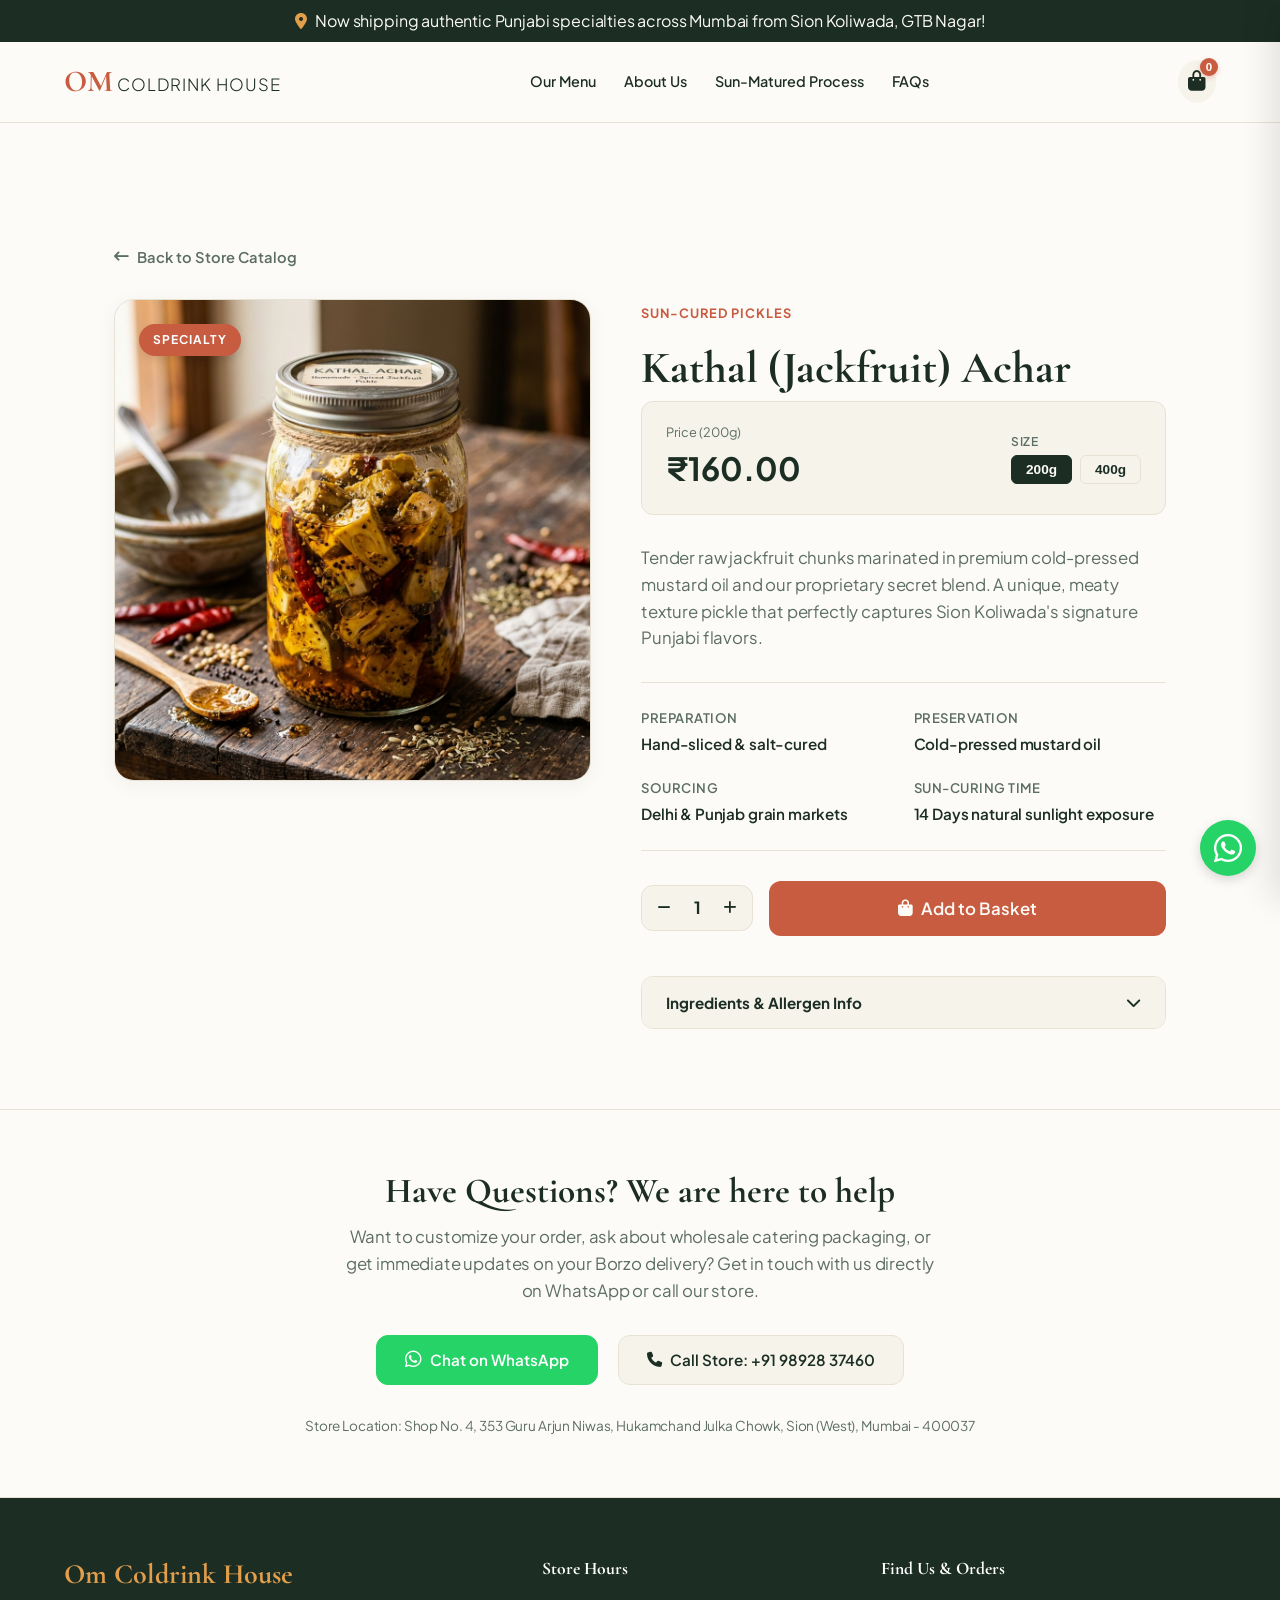
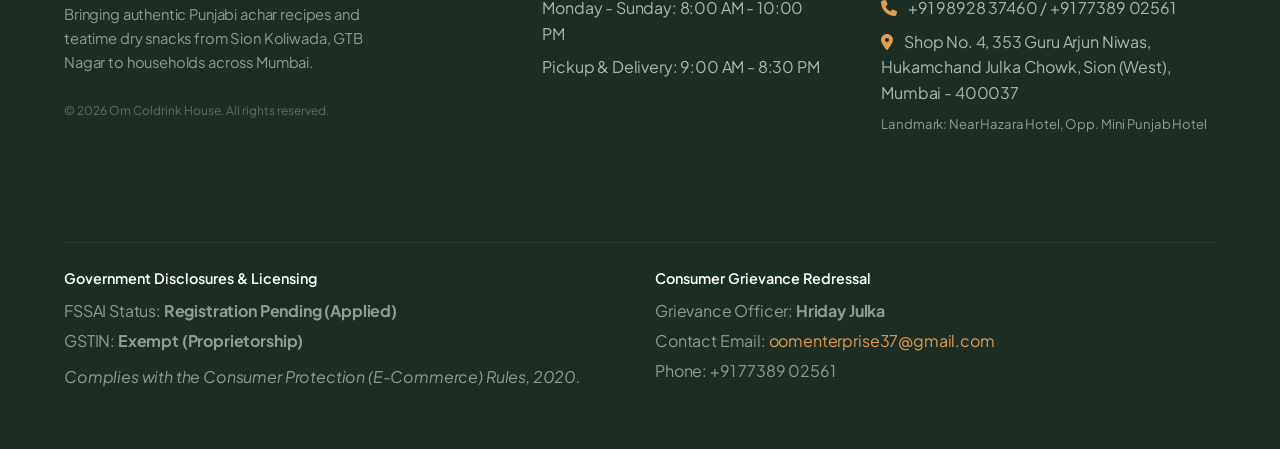
<file: product.html>
<!DOCTYPE html>
<html lang="en">
<head>
  <meta charset="UTF-8">
  <meta name="viewport" content="width=device-width, initial-scale=1.0">
  <title>Product Details - Om Coldrink House | Sion Koliwada</title>
  
  <meta name="description" content="Detailed information, ingredients, and curing details for Om Coldrink House's authentic, sun-matured pickles and hand-rolled dry snacks from Sion Koliwada.">
  
  <!-- Google Fonts -->
  <link rel="preconnect" href="https://fonts.googleapis.com">
  <link rel="preconnect" href="https://fonts.gstatic.com" crossorigin>
  <link href="https://fonts.googleapis.com/css2?family=Cormorant+Garamond:ital,wght@0,400;0,600;0,700;1,400&family=Plus+Jakarta+Sans:wght@300;400;500;600;700&display=swap" rel="stylesheet">
  
  <!-- FontAwesome Icons -->
  <link rel="stylesheet" href="https://cdnjs.cloudflare.com/ajax/libs/font-awesome/6.4.0/css/all.min.css">
  
  <!-- Google Maps API for Autocomplete & Location Pinning -->
  <script src="https://maps.google.com/maps/api/js?key=AIzaSyAyi8SIaQuuPEVUh4zxU3E-hkd9-YlEHdQ&libraries=places&loading=async" defer></script>

  <!-- Custom Stylesheet -->
  <link rel="stylesheet" href="index.css">
  
  <style>
    .product-detail-section {
      padding: 120px 0 80px 0;
      background-color: var(--color-bg-primary);
    }
    
    .product-detail-container {
      max-width: 1100px;
      margin: 0 auto;
      padding: 0 24px;
    }
    
    .back-btn-wrapper {
      margin-bottom: 30px;
    }
    
    .back-link {
      display: inline-flex;
      align-items: center;
      gap: 8px;
      text-decoration: none;
      color: var(--color-text-muted);
      font-weight: 600;
      font-size: 0.92rem;
      transition: var(--transition-smooth);
    }
    
    .back-link:hover {
      color: var(--color-brand-primary);
      transform: translateX(-4px);
    }
    
    .product-detail-grid {
      display: grid;
      grid-template-columns: 1fr 1.1fr;
      gap: 50px;
      align-items: start;
    }
    
    .product-gallery {
      background-color: var(--color-bg-secondary);
      border: 1px solid var(--color-border);
      border-radius: var(--radius-lg);
      overflow: hidden;
      box-shadow: var(--shadow-warm);
      position: relative;
    }
    
    .product-gallery img {
      width: 100%;
      height: 480px;
      object-fit: cover;
      display: block;
    }
    
    .product-gallery-badge {
      position: absolute;
      top: 24px;
      left: 24px;
      background-color: var(--color-brand-primary);
      color: white;
      font-size: 0.75rem;
      font-weight: 700;
      padding: 6px 14px;
      border-radius: 30px;
      text-transform: uppercase;
      letter-spacing: 1px;
      box-shadow: 0 4px 10px rgba(0,0,0,0.1);
    }
    
    .product-info-panel h1 {
      font-family: var(--font-display);
      font-size: 2.8rem;
      color: var(--color-text-primary);
      margin-bottom: 8px;
      line-height: 1.1;
    }
    
    .product-category-tag {
      display: inline-block;
      font-size: 0.8rem;
      color: var(--color-brand-primary);
      font-weight: 700;
      text-transform: uppercase;
      letter-spacing: 1px;
      margin-bottom: 20px;
    }
    
    .detail-price-box {
      background-color: var(--color-bg-secondary);
      border: 1px solid var(--color-border);
      padding: 20px 24px;
      border-radius: var(--radius-md);
      margin-bottom: 30px;
      display: flex;
      justify-content: space-between;
      align-items: center;
    }
    
    .detail-price-value {
      font-size: 2rem;
      font-weight: 700;
      color: var(--color-text-primary);
    }
    
    .product-detail-desc {
      font-size: 1.05rem;
      color: var(--color-text-muted);
      line-height: 1.6;
      margin-bottom: 30px;
    }
    
    .specs-grid {
      display: grid;
      grid-template-columns: 1fr 1fr;
      gap: 20px;
      border-top: 1px solid var(--color-border);
      border-bottom: 1px solid var(--color-border);
      padding: 24px 0;
      margin-bottom: 30px;
    }
    
    .spec-item h5 {
      font-size: 0.82rem;
      color: var(--color-text-muted);
      text-transform: uppercase;
      letter-spacing: 0.5px;
      margin-bottom: 4px;
      font-weight: 600;
    }
    
    .spec-item p {
      font-size: 0.95rem;
      font-weight: 600;
      color: var(--color-text-primary);
    }
    
    .detail-actions {
      display: flex;
      gap: 16px;
      align-items: center;
    }
    
    .detail-qty-control {
      display: flex;
      align-items: center;
      border: 1px solid var(--color-border);
      border-radius: var(--radius-md);
      background-color: var(--color-bg-secondary);
      padding: 4px;
    }
    
    .detail-qty-btn {
      background: none;
      border: none;
      width: 36px;
      height: 36px;
      cursor: pointer;
      display: flex;
      align-items: center;
      justify-content: center;
      font-size: 0.9rem;
      color: var(--color-text-primary);
      transition: var(--transition-smooth);
    }
    
    .detail-qty-btn:hover {
      color: var(--color-brand-primary);
    }
    
    .detail-qty-num {
      font-size: 1.05rem;
      font-weight: 700;
      min-width: 30px;
      text-align: center;
    }
    
    .btn-detail-add {
      flex-grow: 1;
      padding: 16px 32px;
      font-size: 1.05rem;
    }
    
    .nutrition-accordion {
      margin-top: 40px;
      border: 1px solid var(--color-border);
      border-radius: var(--radius-md);
      overflow: hidden;
    }
    
    .accordion-header {
      width: 100%;
      background-color: var(--color-bg-secondary);
      border: none;
      padding: 16px 24px;
      font-family: var(--font-sans);
      font-weight: 700;
      font-size: 0.95rem;
      text-align: left;
      cursor: pointer;
      display: flex;
      justify-content: space-between;
      align-items: center;
      color: var(--color-text-primary);
      transition: var(--transition-smooth);
    }
    
    .accordion-header:hover {
      color: var(--color-brand-primary);
    }
    
    .accordion-content {
      padding: 20px 24px;
      background-color: var(--color-white);
      border-top: 1px solid var(--color-border);
      font-size: 0.92rem;
      color: var(--color-text-muted);
      line-height: 1.6;
    }
    
    @media (max-width: 768px) {
      .product-detail-grid {
        grid-template-columns: 1fr;
        gap: 30px;
      }
      .product-gallery img {
        height: 320px;
      }
    }
  </style>
</head>
<body>

  <!-- Announcement Bar -->
  <div class="announcement-bar">
    <p><i class="fa-solid fa-location-dot"></i> Now shipping authentic Punjabi specialties across Mumbai from Sion Koliwada, GTB Nagar!</p>
  </div>

  <!-- Header -->
  <header class="header">
    <div class="header-container">
      <a href="index.html" class="brand-logo" id="brand-logo">
        <span class="brand-om">OM</span>
        <span class="brand-sub">Coldrink House</span>
      </a>
      
      <nav class="nav-links">
        <a href="menu.html" class="nav-link">Our Menu</a>
        <a href="about.html" class="nav-link">About Us</a>
        <a href="index.html#process-section" class="nav-link">Sun-Matured Process</a>
        <a href="index.html#faq-section" class="nav-link">FAQs</a>
      </nav>
      
      <button class="cart-trigger" id="cart-trigger" aria-label="Open Shopping Cart">
        <i class="fa-solid fa-bag-shopping"></i>
        <span class="cart-badge" id="cart-badge">0</span>
      </button>
    </div>
  </header>

  <!-- Product Detail Section -->
  <section class="product-detail-section">
    <div class="product-detail-container">
      
      <div class="back-btn-wrapper">
        <a href="index.html#catalog-section" class="back-link">
          <i class="fa-solid fa-arrow-left-long"></i> Back to Store Catalog
        </a>
      </div>
      
      <div class="product-detail-grid" id="product-detail-grid">
        <!-- Loaded Dynamically -->
        <div class="product-gallery">
          <div class="product-gallery-badge" id="dyn-badge">Loading...</div>
          <img src="data:image/svg+xml;utf8,<svg xmlns='http://www.w3.org/2000/svg' width='100' height='100' viewBox='0 0 100 100'><rect width='100' height='100' fill='%23F6F3EB'/></svg>" id="dyn-img" alt="Product Image">
        </div>
        
        <div class="product-info-panel">
          <span class="product-category-tag" id="dyn-category">Category</span>
          <h1 id="dyn-name">Product Name</h1>
          
          <div class="detail-price-box">
            <div>
              <span class="product-price-label" style="display:block; font-size:0.8rem; color:var(--color-text-muted);" id="dyn-price-label">Price</span>
              <span class="detail-price-value" id="dyn-price">₹0.00</span>
            </div>
            
            <div class="packaging-selector-wrapper" style="margin-bottom:0;" id="dyn-selector-container">
              <span class="packaging-label" style="display:block; font-size:0.75rem; color:var(--color-text-muted); font-weight:600; margin-bottom:4px; text-transform:uppercase;">Size</span>
              <div class="packaging-options" id="dyn-packaging-options">
                <!-- Size buttons will load here -->
              </div>
            </div>
          </div>
          
          <p class="product-detail-desc" id="dyn-desc">Loading description...</p>
          
          <div class="specs-grid">
            <div class="spec-item">
              <h5>Preparation</h5>
              <p id="dyn-prep">Generational Recipe</p>
            </div>
            <div class="spec-item">
              <h5>Preservation</h5>
              <p id="dyn-preservative">Mustard Oil Cured</p>
            </div>
            <div class="spec-item">
              <h5>Sourcing</h5>
              <p id="dyn-sourcing">Delhi & Punjab Markets</p>
            </div>
            <div class="spec-item">
              <h5>Sun-Curing Time</h5>
              <p id="dyn-curing">14 Days Slow Aged</p>
            </div>
          </div>
          
          <div class="detail-actions">
            <div class="detail-qty-control">
              <button class="detail-qty-btn" id="qty-minus" type="button" aria-label="Decrease quantity"><i class="fa-solid fa-minus"></i></button>
              <span class="detail-qty-num" id="qty-display">1</span>
              <button class="detail-qty-btn" id="qty-plus" type="button" aria-label="Increase quantity"><i class="fa-solid fa-plus"></i></button>
            </div>
            
            <button class="btn btn-primary btn-detail-add" id="btn-add-to-cart-page" type="button">
              <i class="fa-solid fa-bag-shopping" style="margin-right:8px;"></i> Add to Basket
            </button>
          </div>
          
          <div class="nutrition-accordion">
            <button class="accordion-header" type="button" id="accordion-btn">
              <span>Ingredients & Allergen Info</span>
              <i class="fa-solid fa-chevron-down"></i>
            </button>
            <div class="accordion-content" id="accordion-content" style="display:none;">
              <p id="dyn-ingredients">Loading ingredient facts...</p>
            </div>
          </div>
        </div>
      </div>
      
    </div>
  </section>

  <!-- Interactive Contact Support Section -->
  <section class="quick-contact-section" style="padding: 60px 0; background-color: var(--color-bg-primary); border-top: 1px solid var(--color-border); border-bottom: 1px solid var(--color-border);">
    <div style="max-width: 800px; margin: 0 auto; padding: 0 24px; text-align: center;">
      <h2 style="font-family: var(--font-display); font-size: 2.2rem; color: var(--color-text-primary); margin-bottom: 12px;">Have Questions? We are here to help</h2>
      <p style="font-size: 1.05rem; color: var(--color-text-muted); max-width: 600px; margin: 0 auto 30px auto; line-height: 1.6;">
        Want to customize your order, ask about wholesale catering packaging, or get immediate updates on your Borzo delivery? Get in touch with us directly on WhatsApp or call our store.
      </p>
      <div style="display: flex; flex-wrap: wrap; justify-content: center; gap: 20px; margin-bottom: 30px;">
        <a href="https://wa.me/919892837460?text=Hi%20Om%20Coldrink%20House%2C%20I%20have%20a%20question%20about%20my%20order." class="btn btn-primary" target="_blank" rel="noopener noreferrer" style="background-color: #25D366; border-color: #25D366; color: white;">
          <i class="fa-brands fa-whatsapp" style="margin-right: 8px; font-size: 1.2rem;"></i> Chat on WhatsApp
        </a>
        <a href="tel:+919892837460" class="btn btn-secondary">
          <i class="fa-solid fa-phone" style="margin-right: 8px;"></i> Call Store: +91 98928 37460
        </a>
      </div>
      <p style="font-size: 0.85rem; color: var(--color-text-muted);">
        Store Location: Shop No. 4, 353 Guru Arjun Niwas, Hukamchand Julka Chowk, Sion (West), Mumbai - 400037
      </p>
    </div>
  </section>

  <!-- Footer Section -->
  <footer class="footer">
    <div class="footer-container">
      <div class="footer-brand">
        <h3>Om Coldrink House</h3>
        <p>Bringing authentic Punjabi achar recipes and teatime dry snacks from Sion Koliwada, GTB Nagar to households across Mumbai.</p>
        <span class="footer-copyright">© 2026 Om Coldrink House. All rights reserved.</span>
      </div>
      <div class="footer-hours">
        <h4>Store Hours</h4>
        <p>Monday - Sunday: 8:00 AM - 10:00 PM</p>
        <p>Pickup & Delivery: 9:00 AM - 8:30 PM</p>
      </div>
      <div class="footer-contact">
        <h4>Find Us & Orders</h4>
        <p><i class="fa-solid fa-phone"></i> +91 98928 37460 / +91 77389 02561</p>
        <p><i class="fa-solid fa-location-dot"></i> Shop No. 4, 353 Guru Arjun Niwas, Hukamchand Julka Chowk, Sion (West), Mumbai - 400037</p>
        <p style="font-size: 0.82rem; color: #8C9E94; margin-top: 4px;">Landmark: Near Hazara Hotel, Opp. Mini Punjab Hotel</p>
      </div>
      
      <!-- Footer Compliance (Moved inside container for alignment) -->
      <div class="footer-compliance" style="grid-column: span 3; border-top: 1px solid #2A3E34; margin-top: 40px; padding-top: 24px; font-size: 0.8rem; color: #8C9E94; width: 100%;">
        <div class="footer-compliance-grid">
          <div>
            <h5 style="color: var(--color-white); margin-bottom: 8px; font-family: var(--font-sans); font-size: 0.9rem; font-weight: 600;">Government Disclosures & Licensing</h5>
            <p style="margin-bottom: 4px;">FSSAI Status: <strong>Registration Pending (Applied)</strong></p>
            <p style="margin-bottom: 4px;">GSTIN: <strong>Exempt (Proprietorship)</strong></p>
            <p style="margin-top: 10px;"><em>Complies with the Consumer Protection (E-Commerce) Rules, 2020.</em></p>
          </div>
          <div>
            <h5 style="color: var(--color-white); margin-bottom: 8px; font-family: var(--font-sans); font-size: 0.9rem; font-weight: 600;">Consumer Grievance Redressal</h5>
            <p style="margin-bottom: 4px;">Grievance Officer: <strong>Hriday Julka</strong></p>
            <p style="margin-bottom: 4px;">Contact Email: <a href="mailto:oomenterprise37@gmail.com" style="color: var(--color-brand-accent); text-decoration: none;">oomenterprise37@gmail.com</a></p>
            <p>Phone: +91 77389 02561</p>
          </div>
        </div>
      </div>
    </div>
  </footer>

  <!-- ==========================================================================
       Shopping Cart Drawer UI Overlay (Ported for active checkout flow)
       ========================================================================== -->
  <div class="cart-drawer-overlay" id="cart-drawer-overlay"></div>
  <div class="cart-drawer" id="cart-drawer">
    <div class="cart-drawer-header">
      <h3>Your Basket</h3>
      <button class="close-drawer" id="close-drawer" aria-label="Close Shopping Cart">
        <i class="fa-solid fa-xmark"></i>
      </button>
    </div>
    
    <div class="cart-items-container" id="cart-items-container">
      <!-- Dynamically populated rows -->
    </div>
    
    <div class="cart-drawer-footer">
      <div class="cart-summary-row">
        <span>Subtotal:</span>
        <span class="subtotal-amount" id="subtotal-amount">₹0.00</span>
      </div>
      <p class="cart-tax-notice">Simulated rates. Delivery fee calculated next.</p>
      <button class="btn btn-primary btn-block" id="proceed-checkout-btn" disabled>
        Proceed to Checkout
      </button>
    </div>
  </div>

  <!-- Checkout Modal UI -->
  <div class="checkout-modal-overlay" id="checkout-modal-overlay">
    <div class="checkout-modal" id="checkout-modal">
      <div class="checkout-header">
        <h2>Simulated Quick Checkout</h2>
        <button class="close-checkout" id="close-checkout" aria-label="Close Checkout Modal">
          <i class="fa-solid fa-xmark"></i>
        </button>
      </div>
      
      <div class="checkout-body">
        <form class="checkout-form" id="checkout-form" onsubmit="return false;">
          <div class="form-section">
            <h3>1. Delivery Address</h3>
            <div class="form-group">
              <label for="delivery-address">Address Line</label>
              <textarea id="delivery-address" rows="3" placeholder="Enter your full building name, house number, chawl room, or road in Mumbai..." required></textarea>
            </div>
            
            <button type="button" class="btn btn-secondary" id="btn-locate-map" style="display:flex; align-items:center; gap:8px; width:100%; justify-content:center;">
              <i class="fa-solid fa-location-crosshairs"></i> Pin Location on Mumbai Map
            </button>
          </div>
          
          <div class="form-section">
            <h3>2. Choose Delivery Carrier</h3>
            <p class="carrier-desc">We simulate live rates from Borzo (Wefast) and Porter based on Sion Koliwada distance.</p>
            
            <div class="delivery-options-list" id="delivery-options-list">
              <div class="carrier-prompt">
                <i class="fa-solid fa-truck-ramp-box"></i>
                <p>Please type or pin your delivery address to calculate live rates.</p>
              </div>
            </div>
          </div>
          
          <div class="form-section">
            <h3>3. Contact Information</h3>
            <div style="display:grid; grid-template-columns:1fr 1fr; gap:16px;">
              <div class="form-group">
                <label for="customer-name">Full Name</label>
                <input type="text" id="customer-name" placeholder="E.g., Rajesh Kumar" required>
              </div>
              <div class="form-group">
                <label for="customer-phone">WhatsApp Phone</label>
                <input type="tel" id="customer-phone" placeholder="E.g., 9876543210" pattern="[0-9]{10}" title="Ten digit mobile number" required>
              </div>
            </div>
          </div>
          
          <div style="display:flex; gap:16px;">
            <button type="button" class="btn btn-secondary" id="btn-cancel-checkout" style="flex:1;">Cancel</button>
            <button type="submit" class="btn btn-primary" id="place-order-btn" style="flex:1.5;" disabled>Place Order (Simulate WhatsApp)</button>
          </div>
        </form>
        
        <div class="order-summary-card">
          <h3>Order Summary</h3>
          <div class="summary-items-list" id="summary-items-list">
            <!-- Dynamically populated -->
          </div>
          
          <div class="summary-pricing">
            <div class="summary-row">
              <span class="summary-item-name">Items Subtotal:</span>
              <span id="summary-items-subtotal">₹0.00</span>
            </div>
            <div class="summary-row">
              <span class="summary-item-name">Delivery Charge:</span>
              <span id="summary-delivery-charge">₹0.00</span>
            </div>
            <hr class="summary-divider">
            <div class="summary-row grand-total">
              <span>Grand Total:</span>
              <span id="summary-grand-total">₹0.00</span>
            </div>
          </div>
        </div>
      </div>
    </div>
  </div>

  <!-- Live Order Tracker Modal -->
  <div class="tracker-modal-overlay" id="tracker-modal-overlay">
    <div class="tracker-modal">
      <div class="tracker-header">
        <div>
          <h2><i class="fa-solid fa-circle-notch fa-spin" style="color:var(--color-brand-primary); margin-right:8px;"></i> Simulating Delivery Dispatch...</h2>
          <span class="order-id-badge" id="tracker-order-id">Order ID: #OM-</span>
        </div>
        <button class="close-tracker" id="close-tracker" aria-label="Close Order Tracker">
          <i class="fa-solid fa-xmark"></i>
        </button>
      </div>
      
      <div class="tracker-progress-container">
        <div class="progress-bar-bg">
          <div class="progress-bar-fill" id="tracker-progress-fill"></div>
        </div>
        
        <div class="progress-steps">
          <div class="step active" id="step-received">
            <div class="step-icon"><i class="fa-solid fa-clipboard-check"></i></div>
            <div class="step-label">Received</div>
            <div class="step-time" id="time-received">Just now</div>
          </div>
          <div class="step" id="step-preparing">
            <div class="step-icon"><i class="fa-solid fa-fire-burner"></i></div>
            <div class="step-label">Preparing</div>
            <div class="step-time" id="time-preparing">--:--</div>
          </div>
          <div class="step" id="step-dispatched">
            <div class="step-icon"><i class="fa-solid fa-motorcycle"></i></div>
            <div class="step-label">Dispatched</div>
            <div class="step-time" id="time-dispatched">--:--</div>
          </div>
          <div class="step" id="step-delivered">
            <div class="step-icon"><i class="fa-solid fa-house-chimney-user"></i></div>
            <div class="step-label">Delivered</div>
            <div class="step-time" id="time-delivered">--:--</div>
          </div>
        </div>
      </div>
      
      <div class="tracker-details-grid">
        <div class="tracker-card status-card">
          <h3>Simulated Status</h3>
          <p style="font-size:1.1rem; font-weight:600; margin-bottom:12px;" id="tracker-status-text">We are verifying your order details in our Sion Koliwada kitchen.</p>
          <div style="background-color:rgba(37, 211, 102, 0.08); border:1px solid rgba(37, 211, 102, 0.2); border-radius:6px; padding:12px; display:flex; gap:12px;">
            <i class="fa-brands fa-whatsapp" style="font-size:1.5rem; color:#25D366; margin-top:2px;"></i>
            <div>
              <strong style="display:block; font-size:0.85rem; color:#128C7E;">Simulated WhatsApp Message</strong>
              <p style="font-size:0.8rem; color:var(--color-text-muted);" id="whatsapp-message-preview">Loading preview...</p>
            </div>
          </div>
        </div>
        
        <div class="tracker-card courier-card">
          <h3>Delivery Personnel</h3>
          <div class="courier-profile">
            <div class="courier-avatar"><i class="fa-solid fa-user-ninja"></i></div>
            <div class="courier-info">
              <strong id="courier-name">Assigning partner...</strong>
              <span id="carrier-brand">Porter Express</span>
            </div>
          </div>
          <div class="courier-actions">
            <a href="#" class="btn btn-secondary btn-sm" id="tracking-link-btn" target="_blank">
              <i class="fa-solid fa-map-location"></i> Live Link
            </a>
            <a href="tel:+919892837460" class="btn btn-outline btn-sm" id="courier-call-btn">
              <i class="fa-solid fa-phone"></i> Call
            </a>
          </div>
        </div>
        
        <div class="tracker-order-summary" style="grid-column: span 2;">
          <h4 style="font-size:1rem; margin-bottom:12px; color:var(--color-text-muted); text-transform:uppercase; letter-spacing:0.5px;">Your Items</h4>
          <div class="tracker-items-list" id="tracker-items-list" style="display:grid; grid-template-columns:1fr 1fr; gap:12px;">
            <!-- Dynamically populated -->
          </div>
        </div>
      </div>
    </div>
  </div>

  <!-- Map Picker Modal -->
  <div class="map-picker-modal-overlay" id="map-picker-modal-overlay">
    <div class="map-picker-modal">
      <div class="map-picker-header">
        <h3><i class="fa-solid fa-map-location-dot"></i> Pin Delivery Location</h3>
        <button class="close-map-picker" id="close-map-picker" type="button" aria-label="Close Map Picker">
          <i class="fa-solid fa-xmark"></i>
        </button>
      </div>
      <div class="map-picker-body">
        <p class="map-picker-instructions">Search for your address below, select a suggestion, and drag the marker to your exact building entrance.</p>
        <div class="map-search-container" style="margin-bottom: 12px; position: relative;">
          <input type="text" id="map-search-input" placeholder="Search for your building, chawl, road or area in Mumbai..." style="width: 100%; padding: 12px 14px; border: 1px solid var(--color-border); border-radius: var(--radius-sm); font-size: 0.92rem; font-family: var(--font-sans); outline: none; background-color: var(--color-bg-primary); color: var(--color-text-primary); box-shadow: var(--shadow-inset);">
        </div>
        <div id="picker-map-canvas"></div>
        <div class="selected-coords-display" id="selected-coords-display">
          <i class="fa-solid fa-location-crosshairs"></i> Click map to drop pin...
        </div>
      </div>
      <div class="map-picker-footer">
        <button type="button" class="btn-map-cancel" id="btn-cancel-map-picker">Cancel</button>
        <button type="button" class="btn-map-confirm" id="btn-confirm-map-picker" disabled>Confirm Location</button>
      </div>
    </div>
  </div>

  <!-- Floating WhatsApp Chat Widget -->
  <a href="https://wa.me/919892837460?text=Hi%20Om%20Coldrink%20House%2C%20I'm%20interested%20in%20ordering%20traditional%20pickles%20and%20snacks." class="whatsapp-float-widget" target="_blank" rel="noopener noreferrer" aria-label="Chat with us on WhatsApp">
    <i class="fa-brands fa-whatsapp"></i>
    <span class="whatsapp-tooltip">Chat with us!</span>
  </a>

  <!-- Script for product details loading and cart sync -->
  <script src="product.js"></script>

</body>
</html>
</file>
<file: index.css>
/* ==========================================================================
   Om Coldrink House - CSS Brand & Styling System
   ========================================================================== */

/* Design Tokens & Variables */
:root {
  /* Color Palette */
  --color-bg-primary: #FDFBF7;    /* Soft Cream (Warm background) */
  --color-bg-secondary: #F6F3EB;  /* Light Oatmeal (Cards and fields) */
  --color-text-primary: #1C2E24;  /* Dark Spruce (Deep Slate-Green for readable text) */
  --color-text-muted: #5C6E64;    /* Sage Muted (Secondary text) */
  --color-brand-primary: #C85C40; /* Terracotta (Headers, primary links, accent) */
  --color-brand-accent: #E29E4B;  /* Honey (CTA buttons, status highlights) */
  --color-border: #E8E2D5;        /* Soft sand border */
  --color-white: #FFFFFF;
  --color-success: #2E7D32;       /* Forest green success state */
  --color-error: #D32F2F;

  /* Typography - Curated Heritage Pair */
  --font-display: 'Cormorant Garamond', Georgia, serif;
  --font-sans: 'Plus Jakarta Sans', system-ui, sans-serif;

  /* Layout, Shadows, & Transitions */
  --radius-sm: 4px;
  --radius-md: 12px;
  --radius-lg: 20px;
  --transition-smooth: all 0.3s cubic-bezier(0.4, 0, 0.2, 1);
  --shadow-warm: 0 4px 20px rgba(28, 46, 36, 0.05);
  --shadow-hover: 0 10px 30px rgba(28, 46, 36, 0.12);
  --shadow-inset: inset 0 2px 4px rgba(0,0,0,0.06);

  /* Max Widths */
  --container-width: 1200px;
}

/* Reset and Base Styles */
* {
  margin: 0;
  padding: 0;
  box-sizing: border-box;
}

html {
  scroll-behavior: smooth;
}

body {
  font-family: var(--font-sans);
  background-color: var(--color-bg-primary);
  color: var(--color-text-primary);
  line-height: 1.6;
  -webkit-font-smoothing: antialiased;
}

/* Scrollbar styling */
::-webkit-scrollbar {
  width: 8px;
}
::-webkit-scrollbar-track {
  background: var(--color-bg-secondary);
}
::-webkit-scrollbar-thumb {
  background: var(--color-text-muted);
  border-radius: 10px;
}
::-webkit-scrollbar-thumb:hover {
  background: var(--color-brand-primary);
}

/* Typography Elements */
h1, h2, h3, h4 {
  font-family: var(--font-display);
  font-weight: 700;
  line-height: 1.2;
}

p {
  font-size: 1rem;
  font-weight: 400;
  letter-spacing: -0.01em;
}

/* Top Announcement Bar */
.announcement-bar {
  background-color: var(--color-text-primary);
  color: var(--color-bg-primary);
  text-align: center;
  padding: 8px 24px;
  font-size: 0.85rem;
  font-weight: 550;
  letter-spacing: 0.5px;
}

.announcement-bar i {
  color: var(--color-brand-accent);
  margin-right: 6px;
}

/* General Layout Containers */
.header-container,
.hero-container,
.heritage-container,
.catalog-container,
.process-container,
.seo-guide-container,
.testimonials-container,
.faq-container,
.footer-container {
  max-width: var(--container-width);
  margin: 0 auto;
  padding: 0 24px;
}

/* Buttons */
.btn {
  display: inline-flex;
  align-items: center;
  justify-content: center;
  padding: 12px 28px;
  font-size: 0.95rem;
  font-weight: 600;
  border-radius: var(--radius-md);
  border: 1px solid transparent;
  cursor: pointer;
  transition: var(--transition-smooth);
  text-decoration: none;
  font-family: var(--font-sans);
}

.btn-primary {
  background-color: var(--color-brand-primary);
  color: var(--color-bg-primary);
}
.btn-primary:hover {
  background-color: #A94229;
  transform: translateY(-2px);
  box-shadow: 0 4px 15px rgba(200, 92, 64, 0.3);
}

.btn-secondary {
  background-color: var(--color-bg-secondary);
  color: var(--color-text-primary);
  border-color: var(--color-border);
}
.btn-secondary:hover {
  background-color: var(--color-border);
  transform: translateY(-2px);
}

.btn-outline {
  background-color: transparent;
  border-color: var(--color-brand-primary);
  color: var(--color-brand-primary);
}
.btn-outline:hover {
  background-color: var(--color-brand-primary);
  color: var(--color-bg-primary);
}

.btn-block {
  display: flex;
  width: 100%;
}

.btn-sm {
  padding: 8px 16px;
  font-size: 0.85rem;
  border-radius: 8px;
}

/* Section Headings */
.text-center {
  text-align: center;
}

.section-title {
  font-size: 2.8rem;
  margin-bottom: 16px;
  position: relative;
  color: var(--color-text-primary);
}

.section-title.text-center::after {
  margin: 12px auto 0 auto;
}

.section-title::after {
  content: '';
  display: block;
  width: 60px;
  height: 3px;
  background-color: var(--color-brand-primary);
  margin-top: 12px;
}

.section-subtitle {
  font-size: 1.1rem;
  color: var(--color-text-muted);
  margin-bottom: 50px;
}

/* Header & Navigation */
.header {
  position: sticky;
  top: 0;
  left: 0;
  right: 0;
  z-index: 100;
  background-color: rgba(253, 251, 247, 0.92);
  backdrop-filter: blur(12px);
  border-bottom: 1px solid var(--color-border);
  padding: 16px 0;
}

.header-container {
  display: flex;
  align-items: center;
  justify-content: space-between;
}

.brand-logo {
  text-decoration: none;
  font-family: var(--font-display);
  font-size: 1.9rem;
  font-weight: 700;
  display: flex;
  align-items: baseline;
}

.brand-om {
  color: var(--color-brand-primary);
  margin-right: 4px;
}

.brand-sub {
  color: var(--color-text-primary);
  font-family: var(--font-sans);
  font-weight: 300;
  font-size: 1.05rem;
  letter-spacing: 1px;
  text-transform: uppercase;
}

.nav-links {
  display: flex;
  gap: 28px;
}

.nav-link {
  text-decoration: none;
  color: var(--color-text-primary);
  font-weight: 550;
  font-size: 0.9rem;
  position: relative;
  padding: 4px 0;
  transition: var(--transition-smooth);
}

.nav-link::after {
  content: '';
  position: absolute;
  bottom: 0;
  left: 0;
  width: 0;
  height: 2px;
  background-color: var(--color-brand-primary);
  transition: var(--transition-smooth);
}

.nav-link:hover::after {
  width: 100%;
}

.nav-link:hover {
  color: var(--color-brand-primary);
}

.cart-trigger {
  background: none;
  border: none;
  font-size: 1.25rem;
  color: var(--color-text-primary);
  cursor: pointer;
  position: relative;
  padding: 10px;
  border-radius: 50%;
  transition: var(--transition-smooth);
  background-color: var(--color-bg-secondary);
}

.cart-trigger:hover {
  color: var(--color-brand-primary);
  transform: scale(1.05);
}

.cart-badge {
  position: absolute;
  top: -2px;
  right: -2px;
  background-color: var(--color-brand-primary);
  color: var(--color-bg-primary);
  font-size: 0.72rem;
  font-weight: 700;
  min-width: 18px;
  height: 18px;
  border-radius: 50%;
  display: flex;
  align-items: center;
  justify-content: center;
  padding: 2px;
  box-shadow: 0 2px 5px rgba(200, 92, 64, 0.3);
}

/* Hero Section */
.hero-section {
  padding: 80px 0;
  background: radial-gradient(circle at 80% 20%, #FBF6EC 0%, var(--color-bg-primary) 100%);
  border-bottom: 1px solid var(--color-border);
}

.hero-container {
  display: grid;
  grid-template-columns: 1fr 1fr;
  gap: 60px;
  align-items: center;
}

.hero-tagline {
  font-size: 0.85rem;
  letter-spacing: 2px;
  text-transform: uppercase;
  color: var(--color-brand-primary);
  font-weight: 600;
  display: inline-block;
  margin-bottom: 16px;
}

.hero-title {
  font-size: 3.6rem;
  margin-bottom: 24px;
  color: var(--color-text-primary);
}

.hero-description {
  font-size: 1.1rem;
  color: var(--color-text-muted);
  margin-bottom: 36px;
  max-width: 520px;
}

.hero-ctas {
  display: flex;
  gap: 16px;
}

.hero-graphics {
  display: flex;
  justify-content: center;
  align-items: center;
}

/* Cozy Storefront Image styling */
.hero-image-wrapper {
  width: 100%;
  max-width: 480px;
  border-radius: var(--radius-lg);
  overflow: hidden;
  box-shadow: 0 15px 35px rgba(28, 46, 36, 0.12);
  border: 1px solid var(--color-border);
  transition: transform var(--transition-smooth), box-shadow var(--transition-smooth);
}

.hero-image-wrapper:hover {
  transform: translateY(-6px);
  box-shadow: 0 20px 45px rgba(200, 92, 64, 0.18);
}

.hero-storefront-image {
  width: 100%;
  height: auto;
  display: block;
  object-fit: cover;
  aspect-ratio: 1 / 1;
}

/* Heritage Section */
.heritage-section {
  padding: 100px 0;
  border-bottom: 1px solid var(--color-border);
}

.heritage-container {
  display: grid;
  grid-template-columns: 1fr 1.2fr;
  gap: 80px;
  align-items: center;
}

.heritage-image {
  display: flex;
  justify-content: center;
}

.heritage-photo-wrapper {
  width: 320px;
  height: 380px;
  border-radius: var(--radius-lg);
  background-color: var(--color-bg-secondary);
  border: 1px solid var(--color-border);
  position: relative;
  box-shadow: var(--shadow-warm);
  overflow: hidden;
  display: flex;
  align-items: center;
  justify-content: center;
}

.heritage-photo-wrapper::after {
  content: '';
  position: absolute;
  inset: 0;
  background: linear-gradient(135deg, rgba(200, 92, 64, 0.05) 0%, rgba(226, 158, 75, 0.15) 100%);
  pointer-events: none;
}

.heritage-accent-badge {
  position: absolute;
  top: 24px;
  right: 24px;
  background-color: var(--color-white);
  color: var(--color-text-primary);
  font-size: 0.72rem;
  font-weight: 600;
  padding: 6px 14px;
  border-radius: 30px;
  box-shadow: 0 4px 10px rgba(0,0,0,0.05);
  border: 1px solid var(--color-border);
  letter-spacing: 1px;
  text-transform: uppercase;
}

.heritage-icon-bg {
  font-size: 8rem;
  color: rgba(200, 92, 64, 0.12);
}

.heritage-text h2 {
  margin-bottom: 24px;
}

.heritage-paragraph {
  font-size: 1.05rem;
  color: var(--color-text-muted);
  margin-bottom: 20px;
}

/* Catalog Section */
.catalog-section {
  padding: 100px 0;
  background-color: var(--color-bg-secondary);
  border-bottom: 1px solid var(--color-border);
}

.catalog-header {
  text-align: center;
}

.filter-tabs {
  display: inline-flex;
  background-color: var(--color-bg-primary);
  padding: 6px;
  border-radius: var(--radius-md);
  border: 1px solid var(--color-border);
  gap: 6px;
  margin-bottom: 50px;
  box-shadow: var(--shadow-warm);
}

.filter-btn {
  background: none;
  border: none;
  font-size: 0.88rem;
  font-weight: 600;
  font-family: var(--font-sans);
  padding: 10px 24px;
  border-radius: 8px;
  cursor: pointer;
  color: var(--color-text-muted);
  transition: var(--transition-smooth);
}

.filter-btn.active {
  background-color: var(--color-brand-primary);
  color: var(--color-bg-primary);
  box-shadow: 0 4px 10px rgba(200, 92, 64, 0.15);
}

.filter-btn:not(.active):hover {
  color: var(--color-text-primary);
  background-color: var(--color-bg-secondary);
}

/* Products Grid & Cards */
.products-grid {
  display: grid;
  grid-template-columns: repeat(auto-fill, minmax(320px, 1fr));
  gap: 30px;
}

.product-card {
  background-color: var(--color-bg-primary);
  border-radius: var(--radius-md);
  border: 1px solid var(--color-border);
  overflow: hidden;
  box-shadow: var(--shadow-warm);
  display: flex;
  flex-direction: column;
  transition: var(--transition-smooth);
}

.product-card:hover {
  transform: translateY(-6px);
  box-shadow: var(--shadow-hover);
  border-color: rgba(200, 92, 64, 0.25);
}

.product-image-container {
  width: 100%;
  height: 230px;
  position: relative;
  overflow: hidden;
  background-color: var(--color-bg-secondary);
}

.product-image {
  width: 100%;
  height: 100%;
  object-fit: cover;
  transition: var(--transition-smooth);
}

.product-card:hover .product-image {
  transform: scale(1.05);
}

.product-badge {
  position: absolute;
  top: 16px;
  left: 16px;
  font-size: 0.72rem;
  font-weight: 600;
  padding: 4px 12px;
  border-radius: 30px;
  text-transform: uppercase;
  letter-spacing: 0.5px;
  box-shadow: 0 4px 10px rgba(0,0,0,0.1);
}

.badge-achar {
  background-color: var(--color-brand-primary);
  color: var(--color-bg-primary);
}

.badge-snacks {
  background-color: var(--color-text-primary);
  color: var(--color-bg-primary);
}

.product-content {
  padding: 24px;
  display: flex;
  flex-direction: column;
  flex-grow: 1;
}

.product-name {
  font-size: 1.45rem;
  margin-bottom: 8px;
  color: var(--color-text-primary);
}

.product-desc {
  font-size: 0.92rem;
  color: var(--color-text-muted);
  margin-bottom: 20px;
  flex-grow: 1;
}

/* Packaging Selection UI */
.packaging-selector-wrapper {
  margin-bottom: 20px;
}

.packaging-label {
  display: block;
  font-size: 0.75rem;
  font-weight: 700;
  text-transform: uppercase;
  color: var(--color-text-muted);
  margin-bottom: 6px;
  letter-spacing: 0.5px;
}

.packaging-options {
  display: flex;
  gap: 8px;
}

.pack-btn {
  background-color: var(--color-bg-secondary);
  border: 1px solid var(--color-border);
  color: var(--color-text-primary);
  padding: 6px 14px;
  font-size: 0.85rem;
  font-weight: 600;
  border-radius: 6px;
  cursor: pointer;
  transition: var(--transition-smooth);
}

.pack-btn:hover {
  border-color: var(--color-brand-primary);
}

.pack-btn.selected {
  background-color: var(--color-text-primary);
  border-color: var(--color-text-primary);
  color: var(--color-bg-primary);
}

.product-footer {
  display: flex;
  align-items: center;
  justify-content: space-between;
  margin-top: auto;
  border-top: 1px solid var(--color-border);
  padding-top: 16px;
}

.product-price-label {
  font-size: 0.8rem;
  color: var(--color-text-muted);
  display: block;
}

.product-price {
  font-size: 1.35rem;
  font-weight: 700;
  color: var(--color-text-primary);
}

.btn-add-cart {
  background: none;
  border: 1px solid var(--color-brand-primary);
  color: var(--color-brand-primary);
  width: 44px;
  height: 44px;
  border-radius: 50%;
  display: flex;
  align-items: center;
  justify-content: center;
  cursor: pointer;
  transition: var(--transition-smooth);
}

.btn-add-cart:hover {
  background-color: var(--color-brand-primary);
  color: var(--color-bg-primary);
  box-shadow: 0 4px 10px rgba(200, 92, 64, 0.2);
  transform: scale(1.05);
}

.btn-add-cart i {
  font-size: 1rem;
}

/* Crafting Process Section */
.process-section {
  padding: 100px 0;
  border-bottom: 1px solid var(--color-border);
}

.process-steps-grid {
  display: grid;
  grid-template-columns: repeat(3, 1fr);
  gap: 30px;
}

.process-card {
  background-color: var(--color-bg-secondary);
  border: 1px solid var(--color-border);
  border-radius: var(--radius-md);
  padding: 40px 30px;
  position: relative;
  transition: var(--transition-smooth);
}

.process-card:hover {
  transform: translateY(-4px);
  border-color: var(--color-brand-primary);
}

.process-number {
  font-family: var(--font-display);
  font-size: 3.5rem;
  font-weight: 700;
  color: rgba(200, 92, 64, 0.15);
  position: absolute;
  top: 15px;
  right: 20px;
  line-height: 1;
}

.process-card h3 {
  font-size: 1.35rem;
  margin-bottom: 12px;
  position: relative;
  z-index: 2;
}

.process-card p {
  font-size: 0.95rem;
  color: var(--color-text-muted);
}

/* Flavor Guide (SEO Article Card) */
.seo-guide-section {
  padding: 100px 0;
  background-color: var(--color-bg-secondary);
  border-bottom: 1px solid var(--color-border);
}

.seo-content-card {
  background-color: var(--color-bg-primary);
  border: 1px solid var(--color-border);
  border-radius: var(--radius-lg);
  padding: 50px;
  box-shadow: var(--shadow-warm);
}

.seo-content-card h2 {
  font-size: 2.2rem;
  margin-bottom: 16px;
  color: var(--color-text-primary);
}

.seo-intro {
  font-size: 1.05rem;
  color: var(--color-text-muted);
  margin-bottom: 40px;
  max-width: 800px;
}

.guide-grid {
  display: grid;
  grid-template-columns: 1fr 1fr;
  gap: 40px;
}

.guide-item {
  border-left: 3px solid var(--color-brand-accent);
  padding-left: 20px;
}

.guide-item h4 {
  font-size: 1.25rem;
  font-weight: 700;
  margin-bottom: 8px;
  display: flex;
  align-items: center;
  gap: 8px;
}

.guide-item h4 i {
  color: var(--color-brand-primary);
  font-size: 1rem;
}

.guide-item p {
  font-size: 0.92rem;
  color: var(--color-text-muted);
}

/* Testimonials */
.testimonials-section {
  padding: 100px 0;
  border-bottom: 1px solid var(--color-border);
}

.testimonials-grid {
  display: grid;
  grid-template-columns: 1fr 1fr;
  gap: 30px;
}

.testimonial-card {
  background-color: var(--color-bg-secondary);
  border: 1px solid var(--color-border);
  border-radius: var(--radius-md);
  padding: 30px;
  display: flex;
  flex-direction: column;
}

.rating-stars {
  color: var(--color-brand-accent);
  font-size: 0.9rem;
  margin-bottom: 16px;
}

.testimonial-text {
  font-style: italic;
  color: var(--color-text-primary);
  margin-bottom: 20px;
  font-size: 1.05rem;
  line-height: 1.6;
}

.testimonial-author {
  margin-top: auto;
  font-size: 0.9rem;
  color: var(--color-text-muted);
}

/* FAQs Section */
.faq-section {
  padding: 100px 0;
  background-color: var(--color-bg-secondary);
  border-bottom: 1px solid var(--color-border);
}

.faq-list {
  max-width: 800px;
  margin: 0 auto;
  display: flex;
  flex-direction: column;
  gap: 16px;
}

.faq-item {
  background-color: var(--color-bg-primary);
  border: 1px solid var(--color-border);
  border-radius: var(--radius-md);
  overflow: hidden;
  transition: var(--transition-smooth);
}

.faq-question {
  width: 100%;
  background: none;
  border: none;
  font-family: var(--font-sans);
  font-size: 1.05rem;
  font-weight: 600;
  text-align: left;
  padding: 20px 24px;
  color: var(--color-text-primary);
  cursor: pointer;
  display: flex;
  justify-content: space-between;
  align-items: center;
  transition: var(--transition-smooth);
}

.faq-question:hover {
  color: var(--color-brand-primary);
}

.faq-question i {
  font-size: 0.85rem;
  color: var(--color-text-muted);
  transition: transform 0.3s ease;
}

.faq-item.active .faq-question i {
  transform: rotate(180deg);
}

.faq-answer {
  max-height: 0;
  overflow: hidden;
  transition: max-height 0.35s ease-out;
  background-color: rgba(246, 243, 235, 0.4);
}

.faq-answer p {
  padding: 0 24px 20px 24px;
  font-size: 0.92rem;
  color: var(--color-text-muted);
  line-height: 1.6;
}

/* Cart Drawer UI Overlay */
.cart-drawer-overlay {
  position: fixed;
  top: 0;
  left: 0;
  width: 100vw;
  height: 100vh;
  background-color: rgba(28, 46, 36, 0.4);
  backdrop-filter: blur(4px);
  z-index: 200;
  opacity: 0;
  pointer-events: none;
  transition: var(--transition-smooth);
}

.cart-drawer-overlay.active {
  opacity: 1;
  pointer-events: auto;
}

.cart-drawer {
  position: fixed;
  top: 0;
  right: -420px;
  width: 100%;
  max-width: 420px;
  height: 100vh;
  background-color: var(--color-bg-primary);
  box-shadow: -10px 0 30px rgba(0,0,0,0.1);
  z-index: 201;
  display: flex;
  flex-direction: column;
  transition: var(--transition-smooth);
}

.cart-drawer.active {
  right: 0;
}

.cart-drawer-header {
  padding: 24px;
  border-bottom: 1px solid var(--color-border);
  display: flex;
  align-items: center;
  justify-content: space-between;
}

.cart-drawer-header h3 {
  font-size: 1.5rem;
}

.close-drawer {
  background: none;
  border: none;
  font-size: 1.4rem;
  color: var(--color-text-primary);
  cursor: pointer;
  transition: var(--transition-smooth);
}

.close-drawer:hover {
  color: var(--color-brand-primary);
  transform: scale(1.1);
}

.cart-items-container {
  flex-grow: 1;
  overflow-y: auto;
  padding: 24px;
  display: flex;
  flex-direction: column;
  gap: 20px;
}

.empty-cart-state {
  text-align: center;
  margin: auto;
  color: var(--color-text-muted);
}

.empty-cart-state i {
  font-size: 3rem;
  color: var(--color-border);
  margin-bottom: 16px;
}

.empty-cart-state p {
  margin-bottom: 24px;
}

/* Cart Item Rows */
.cart-item {
  display: flex;
  gap: 16px;
  align-items: center;
  padding-bottom: 16px;
  border-bottom: 1px solid var(--color-border);
}

.cart-item-image {
  width: 70px;
  height: 70px;
  border-radius: 8px;
  object-fit: cover;
  background-color: var(--color-bg-secondary);
  border: 1px solid var(--color-border);
}

.cart-item-info {
  flex-grow: 1;
}

.cart-item-name {
  font-weight: 600;
  font-size: 0.95rem;
  margin-bottom: 4px;
  color: var(--color-text-primary);
}

.cart-item-price {
  color: var(--color-brand-primary);
  font-weight: 700;
  font-size: 0.95rem;
}

.cart-item-actions {
  display: flex;
  align-items: center;
  gap: 12px;
}

.qty-control {
  display: flex;
  align-items: center;
  border: 1px solid var(--color-border);
  border-radius: 6px;
  background-color: var(--color-bg-secondary);
}

.qty-btn {
  background: none;
  border: none;
  width: 26px;
  height: 26px;
  cursor: pointer;
  display: flex;
  align-items: center;
  justify-content: center;
  font-size: 0.8rem;
  color: var(--color-text-primary);
  transition: var(--transition-smooth);
}

.qty-btn:hover {
  color: var(--color-brand-primary);
}

.qty-num {
  font-size: 0.9rem;
  font-weight: 600;
  min-width: 20px;
  text-align: center;
}

.btn-remove-item {
  background: none;
  border: none;
  color: var(--color-text-muted);
  cursor: pointer;
  transition: var(--transition-smooth);
  font-size: 1rem;
}

.btn-remove-item:hover {
  color: var(--color-error);
}

/* Cart Footer */
.cart-drawer-footer {
  padding: 24px;
  border-top: 1px solid var(--color-border);
  background-color: var(--color-bg-secondary);
}

.cart-summary-row {
  display: flex;
  justify-content: space-between;
  align-items: center;
  margin-bottom: 8px;
  font-size: 1.15rem;
  font-weight: 700;
}

.subtotal-amount {
  color: var(--color-brand-primary);
}

.cart-tax-notice {
  font-size: 0.8rem;
  color: var(--color-text-muted);
  margin-bottom: 20px;
}

/* Checkout Modal UI */
.checkout-modal-overlay {
  position: fixed;
  top: 0;
  left: 0;
  width: 100vw;
  height: 100vh;
  background-color: rgba(28, 46, 36, 0.4);
  backdrop-filter: blur(4px);
  z-index: 300;
  display: flex;
  align-items: center;
  justify-content: center;
  opacity: 0;
  pointer-events: none;
  transition: var(--transition-smooth);
}

.checkout-modal-overlay.active {
  opacity: 1;
  pointer-events: auto;
}

.checkout-modal {
  width: 100%;
  max-width: 860px;
  height: 90vh;
  background-color: var(--color-bg-primary);
  border-radius: var(--radius-lg);
  box-shadow: 0 20px 50px rgba(0,0,0,0.15);
  display: flex;
  flex-direction: column;
  overflow: hidden;
  transform: translateY(30px);
  transition: var(--transition-smooth);
}

.checkout-modal-overlay.active .checkout-modal {
  transform: translateY(0);
}

.checkout-header {
  padding: 24px 30px;
  border-bottom: 1px solid var(--color-border);
  display: flex;
  justify-content: space-between;
  align-items: center;
}

.checkout-header h2 {
  font-size: 1.75rem;
}

.close-checkout {
  background: none;
  border: none;
  font-size: 1.4rem;
  color: var(--color-text-primary);
  cursor: pointer;
  transition: var(--transition-smooth);
}

.close-checkout:hover {
  color: var(--color-brand-primary);
}

.checkout-body {
  flex-grow: 1;
  overflow-y: auto;
  padding: 30px;
  display: grid;
  grid-template-columns: 1.2fr 1fr;
  gap: 40px;
}

.checkout-form {
  display: flex;
  flex-direction: column;
  gap: 30px;
}

.form-section h3 {
  font-size: 1.25rem;
  margin-bottom: 16px;
  color: var(--color-text-primary);
  border-left: 3px solid var(--color-brand-primary);
  padding-left: 10px;
}

.form-group {
  margin-bottom: 16px;
}

.form-group label {
  display: block;
  font-size: 0.85rem;
  font-weight: 600;
  margin-bottom: 6px;
  color: var(--color-text-primary);
  text-transform: uppercase;
  letter-spacing: 0.5px;
}

.form-group input,
.form-group textarea {
  width: 100%;
  padding: 12px;
  border: 1px solid var(--color-border);
  border-radius: var(--radius-md);
  background-color: var(--color-bg-secondary);
  font-family: var(--font-sans);
  color: var(--color-text-primary);
  font-size: 0.95rem;
  transition: var(--transition-smooth);
}

.form-group input:focus,
.form-group textarea:focus {
  outline: none;
  border-color: var(--color-brand-primary);
  box-shadow: 0 0 0 3px rgba(200, 92, 64, 0.1);
  background-color: var(--color-bg-primary);
}

.carrier-desc {
  font-size: 0.9rem;
  color: var(--color-text-muted);
  margin-bottom: 16px;
}

.carrier-prompt {
  text-align: center;
  padding: 30px 20px;
  border: 2px dashed var(--color-border);
  border-radius: var(--radius-md);
  color: var(--color-text-muted);
}

.carrier-prompt i {
  font-size: 2rem;
  margin-bottom: 10px;
  color: var(--color-border);
}

.delivery-options-list {
  display: flex;
  flex-direction: column;
  gap: 12px;
}

.option-card {
  display: flex;
  align-items: center;
  justify-content: space-between;
  padding: 16px 20px;
  border: 1px solid var(--color-border);
  border-radius: var(--radius-md);
  background-color: var(--color-bg-secondary);
  cursor: pointer;
  transition: var(--transition-smooth);
  position: relative;
}

.option-card:hover {
  border-color: var(--color-brand-primary);
  background-color: var(--color-bg-primary);
}

.option-card input[type="radio"] {
  margin-right: 16px;
  accent-color: var(--color-brand-primary);
}

.option-details {
  flex-grow: 1;
  display: flex;
  flex-direction: column;
}

.partner-name {
  font-weight: 600;
  font-size: 0.95rem;
  color: var(--color-text-primary);
}

.eta {
  font-size: 0.8rem;
  color: var(--color-text-muted);
  margin-top: 2px;
}

.price {
  font-weight: 700;
  font-size: 1.1rem;
  color: var(--color-text-primary);
  margin-right: 12px;
}

.badge {
  background-color: var(--color-brand-accent);
  color: var(--color-text-primary);
  font-size: 0.7rem;
  font-weight: 700;
  padding: 4px 8px;
  border-radius: 30px;
  text-transform: uppercase;
}

.cheapest {
  border-color: rgba(226, 158, 75, 0.4);
  box-shadow: 0 4px 12px rgba(226, 158, 75, 0.08);
}

.option-card.selected {
  border-color: var(--color-brand-primary);
  background-color: var(--color-white);
  box-shadow: var(--shadow-warm);
}

/* Order Summary */
.order-summary-card {
  border: 1px solid var(--color-border);
  background-color: var(--color-bg-secondary);
  border-radius: var(--radius-md);
  padding: 24px;
  display: flex;
  flex-direction: column;
  height: fit-content;
}

.order-summary-card h3 {
  font-size: 1.3rem;
  margin-bottom: 16px;
  border-bottom: 1px solid var(--color-border);
  padding-bottom: 10px;
}

.summary-items-list {
  max-height: 200px;
  overflow-y: auto;
  margin-bottom: 20px;
}

.summary-item-row {
  display: flex;
  justify-content: space-between;
  margin-bottom: 12px;
  font-size: 0.9rem;
}

.summary-item-name {
  color: var(--color-text-muted);
}

.summary-pricing {
  margin-bottom: 24px;
}

.summary-row {
  display: flex;
  justify-content: space-between;
  margin-bottom: 8px;
  font-size: 0.95rem;
}

.summary-divider {
  border: 0;
  height: 1px;
  background-color: var(--color-border);
  margin: 16px 0;
}

.grand-total {
  font-size: 1.25rem;
  font-weight: 700;
  color: var(--color-brand-primary);
}

/* Live Order Tracker Modal */
.tracker-modal-overlay {
  position: fixed;
  top: 0;
  left: 0;
  width: 100vw;
  height: 100vh;
  background-color: rgba(28, 46, 36, 0.4);
  backdrop-filter: blur(4px);
  z-index: 400;
  display: flex;
  align-items: center;
  justify-content: center;
  opacity: 0;
  pointer-events: none;
  transition: var(--transition-smooth);
}

.tracker-modal-overlay.active {
  opacity: 1;
  pointer-events: auto;
}

.tracker-modal {
  width: 100%;
  max-width: 760px;
  max-height: 90vh;
  background-color: var(--color-bg-primary);
  border-radius: var(--radius-lg);
  box-shadow: 0 25px 60px rgba(0,0,0,0.2);
  display: flex;
  flex-direction: column;
  overflow-y: auto;
  padding: 30px;
}

.tracker-header {
  display: flex;
  justify-content: space-between;
  align-items: flex-start;
  margin-bottom: 30px;
  border-bottom: 1px solid var(--color-border);
  padding-bottom: 16px;
}

.order-id-badge {
  display: inline-block;
  background-color: var(--color-bg-secondary);
  color: var(--color-text-muted);
  font-size: 0.85rem;
  font-weight: 600;
  padding: 4px 10px;
  border-radius: 4px;
  margin-top: 4px;
}

.close-tracker {
  background: none;
  border: none;
  font-size: 1.4rem;
  color: var(--color-text-primary);
  cursor: pointer;
  transition: var(--transition-smooth);
}

.close-tracker:hover {
  color: var(--color-brand-primary);
}

/* Timeline progress UI */
.tracker-progress-container {
  position: relative;
  margin-bottom: 40px;
  padding: 0 10px;
}

.progress-bar-bg {
  position: absolute;
  top: 24px;
  left: 30px;
  right: 30px;
  height: 4px;
  background-color: var(--color-border);
  z-index: 1;
}

.progress-bar-fill {
  height: 100%;
  width: 0%;
  background: linear-gradient(to right, var(--color-brand-accent), var(--color-brand-primary));
  transition: width 1s ease-in-out;
}

.progress-steps {
  display: flex;
  justify-content: space-between;
  position: relative;
  z-index: 2;
}

.step {
  display: flex;
  flex-direction: column;
  align-items: center;
  width: 80px;
  text-align: center;
}

.step-icon {
  width: 48px;
  height: 48px;
  border-radius: 50%;
  background-color: var(--color-white);
  border: 3px solid var(--color-border);
  display: flex;
  align-items: center;
  justify-content: center;
  color: var(--color-text-muted);
  font-size: 1.15rem;
  margin-bottom: 10px;
  transition: var(--transition-smooth);
}

.step-label {
  font-size: 0.85rem;
  font-weight: 600;
  color: var(--color-text-muted);
}

.step-time {
  font-size: 0.75rem;
  color: var(--color-text-muted);
  margin-top: 2px;
}

.step.active .step-icon {
  border-color: var(--color-brand-accent);
  color: var(--color-brand-accent);
  box-shadow: 0 0 15px rgba(226, 158, 75, 0.4);
}

.step.active .step-label {
  color: var(--color-text-primary);
  font-weight: 700;
}

.step.complete .step-icon {
  background-color: var(--color-brand-primary);
  border-color: var(--color-brand-primary);
  color: var(--color-bg-primary);
}

.step.complete .step-label {
  color: var(--color-brand-primary);
}

/* Detail grids inside tracker */
.tracker-details-grid {
  display: grid;
  grid-template-columns: 1fr 1fr;
  gap: 30px;
  margin-bottom: 30px;
}

.tracker-card {
  border: 1px solid var(--color-border);
  border-radius: var(--radius-md);
  padding: 24px;
  background-color: var(--color-bg-secondary);
}

.status-card {
  position: relative;
  overflow: hidden;
}

.status-indicator-pulse {
  position: absolute;
  top: 24px;
  right: 24px;
  width: 12px;
  height: 12px;
  border-radius: 50%;
  background-color: var(--color-brand-accent);
  box-shadow: 0 0 0 0 rgba(226, 158, 75, 0.7);
  animation: pulse 1.5s infinite;
}

@keyframes pulse {
  0% {
    transform: scale(0.95);
    box-shadow: 0 0 0 0 rgba(226, 158, 75, 0.7);
  }
  70% {
    transform: scale(1);
    box-shadow: 0 0 0 8px rgba(226, 158, 75, 0);
  }
  100% {
    transform: scale(0.95);
    box-shadow: 0 0 0 0 rgba(226, 158, 75, 0);
  }
}

.status-card h3 {
  font-size: 1.25rem;
  margin-bottom: 8px;
}

.status-text {
  font-size: 0.95rem;
  color: var(--color-text-primary);
  margin-bottom: 20px;
  font-weight: 500;
}

.whatsapp-alert-box {
  display: flex;
  gap: 12px;
  align-items: flex-start;
  background-color: rgba(46, 125, 50, 0.05);
  border: 1px solid rgba(46, 125, 50, 0.15);
  border-radius: 8px;
  padding: 12px 16px;
}

.whatsapp-icon {
  font-size: 1.5rem;
  color: var(--color-success);
  margin-top: 2px;
}

.whatsapp-text strong {
  display: block;
  font-size: 0.85rem;
  color: var(--color-success);
}

.whatsapp-text p {
  font-size: 0.8rem;
  color: var(--color-text-muted);
  margin-top: 2px;
}

.courier-card h3 {
  font-size: 1.25rem;
  margin-bottom: 16px;
}

.courier-profile {
  display: flex;
  gap: 16px;
  align-items: center;
  margin-bottom: 20px;
}

.courier-avatar {
  width: 48px;
  height: 48px;
  border-radius: 50%;
  background-color: var(--color-brand-primary);
  color: var(--color-bg-primary);
  display: flex;
  align-items: center;
  justify-content: center;
  font-size: 1.25rem;
}

.courier-info strong {
  display: block;
  font-size: 1rem;
}

.courier-info span {
  font-size: 0.85rem;
  color: var(--color-text-muted);
}

.courier-actions {
  display: grid;
  grid-template-columns: 1.2fr 1fr;
  gap: 12px;
}

.tracker-order-summary {
  border-top: 1px solid var(--color-border);
  padding-top: 20px;
}

.tracker-order-summary h4 {
  font-size: 1rem;
  margin-bottom: 12px;
  color: var(--color-text-muted);
  text-transform: uppercase;
  letter-spacing: 0.5px;
}

.tracker-items-list {
  display: grid;
  grid-template-columns: 1fr 1fr;
  gap: 12px;
}

.tracker-item-row {
  display: flex;
  justify-content: space-between;
  padding: 8px 12px;
  background-color: var(--color-bg-secondary);
  border-radius: 6px;
  font-size: 0.9rem;
}

.tracker-item-name {
  font-weight: 550;
}

/* Footer Section */
.footer {
  background-color: var(--color-text-primary);
  color: var(--color-bg-primary);
  padding: 60px 0;
  font-size: 0.9rem;
}

.footer-container {
  display: grid;
  grid-template-columns: 1.5fr 1fr 1.2fr;
  gap: 60px;
}

.footer-brand h3 {
  font-size: 1.75rem;
  margin-bottom: 12px;
  color: var(--color-brand-accent);
}

.footer-brand p {
  color: #8C9E94;
  margin-bottom: 24px;
  max-width: 300px;
  font-size: 0.92rem;
}

.footer-copyright {
  font-size: 0.75rem;
  color: #5C6E64;
}

.footer-hours h4,
.footer-contact h4 {
  font-size: 1.1rem;
  margin-bottom: 16px;
  color: var(--color-white);
}

.footer-hours p,
.footer-contact p {
  color: #A9B8AF;
  margin-bottom: 8px;
}

.footer-contact i {
  margin-right: 8px;
  color: var(--color-brand-accent);
}

/* Animation Utilities */
@keyframes fadeIn {
  from { opacity: 0; transform: translateY(10px); }
  to { opacity: 1; transform: translateY(0); }
}

.animate-fade-in {
  animation: fadeIn 0.4s ease forwards;
}

/* Responsive Layouts */
@media (max-width: 992px) {
  .hero-container {
    grid-template-columns: 1fr;
    gap: 40px;
    text-align: center;
  }
  
  .hero-description {
    margin-left: auto;
    margin-right: auto;
  }
  
  .hero-ctas {
    justify-content: center;
  }
  
  .heritage-container {
    grid-template-columns: 1fr;
    gap: 40px;
  }
  
  .process-steps-grid {
    grid-template-columns: 1fr;
    gap: 20px;
  }
  
  .guide-grid {
    grid-template-columns: 1fr;
    gap: 30px;
  }
  
  .checkout-body {
    grid-template-columns: 1fr;
    gap: 30px;
  }
  
  .tracker-details-grid {
    grid-template-columns: 1fr;
  }
  
  .footer-container {
    grid-template-columns: 1fr;
    gap: 40px;
  }
}

@media (max-width: 600px) {
  .hero-title {
    font-size: 2.6rem;
  }
  
  .header-container {
    flex-wrap: wrap;
    gap: 12px;
    justify-content: space-between;
  }
  .brand-logo {
    order: 1;
  }
  .cart-trigger,
  .header-container a.btn {
    order: 2;
  }
  .nav-links {
    order: 3;
    width: 100%;
    display: flex;
    justify-content: center;
    gap: 16px;
    border-top: 1px solid var(--color-border);
    padding-top: 10px;
    overflow-x: auto;
    white-space: nowrap;
    -webkit-overflow-scrolling: touch;
  }
  
  .filter-tabs {
    flex-direction: column;
    width: 100%;
  }
  
  .filter-btn {
    width: 100%;
  }
  
  .hero-image-wrapper {
    max-width: 100%;
    margin-top: 20px;
  }
  
  .tracker-items-list {
    grid-template-columns: 1fr;
  }
  
  .testimonials-grid {
    grid-template-columns: 1fr;
  }
  
  .seo-content-card {
    padding: 24px;
  }
}

/* Large Visit Us Map Hover Effects */
.large-map-card:hover {
  transform: translateY(-4px);
  border-color: var(--color-brand-primary) !important;
  box-shadow: 0 15px 35px rgba(200, 92, 64, 0.2);
}
.large-map-card:hover .map-overlay {
  background: rgba(28, 46, 36, 0.08) !important;
}
.large-map-card:hover .map-overlay span {
  transform: scale(1.05);
}
.map-overlay span {
  transition: var(--transition-smooth);
}

@media (max-width: 768px) {
  .visit-grid {
    grid-template-columns: 1fr !important;
    gap: 30px !important;
  }
  .large-map-card {
    height: 280px !important;
  }
}

/* Map Input Wrapper & Locate Button */
.address-input-wrapper {
  display: flex;
  gap: 10px;
  align-items: stretch;
}

.address-input-wrapper input {
  flex-grow: 1;
}

.btn-locate-map {
  background-color: var(--color-brand-primary);
  color: var(--color-white);
  border: 1px solid var(--color-brand-primary);
  padding: 0 16px;
  border-radius: var(--radius-md);
  font-family: var(--font-sans);
  font-size: 0.88rem;
  font-weight: 500;
  cursor: pointer;
  display: flex;
  align-items: center;
  gap: 8px;
  transition: var(--transition-smooth);
  white-space: nowrap;
}

.btn-locate-map:hover {
  background-color: var(--color-brand-accent);
  border-color: var(--color-brand-accent);
  color: var(--color-text-primary);
}

/* Map Picker Modal Overlay */
.map-picker-modal-overlay {
  position: fixed;
  inset: 0;
  background-color: rgba(28, 46, 36, 0.4);
  backdrop-filter: blur(4px);
  z-index: 1000;
  display: flex;
  align-items: center;
  justify-content: center;
  opacity: 0;
  pointer-events: none;
  transition: var(--transition-smooth);
}

.map-picker-modal-overlay.active {
  opacity: 1;
  pointer-events: auto;
}

/* Map Picker Modal */
.map-picker-modal {
  width: 90%;
  max-width: 550px;
  background-color: var(--color-bg-primary);
  border-radius: var(--radius-lg);
  box-shadow: var(--shadow-deep);
  border: 1px solid var(--color-border);
  overflow: hidden;
  display: flex;
  flex-direction: column;
  transform: translateY(20px);
  transition: var(--transition-smooth);
}

.map-picker-modal-overlay.active .map-picker-modal {
  transform: translateY(0);
}

.map-picker-header {
  display: flex;
  justify-content: space-between;
  align-items: center;
  padding: 18px 24px;
  border-bottom: 1px solid var(--color-border);
}

.map-picker-header h3 {
  font-family: var(--font-serif);
  font-size: 1.35rem;
  color: var(--color-text-primary);
  display: flex;
  align-items: center;
  gap: 10px;
  margin: 0;
}

.close-map-picker {
  background: none;
  border: none;
  font-size: 1.3rem;
  color: var(--color-text-muted);
  cursor: pointer;
  transition: var(--transition-smooth);
}

.close-map-picker:hover {
  color: var(--color-text-primary);
}

.map-picker-body {
  padding: 20px 24px;
}

.map-picker-instructions {
  font-size: 0.88rem;
  color: var(--color-text-muted);
  margin-bottom: 12px;
}

#picker-map-canvas {
  height: 320px;
  border-radius: var(--radius-md);
  border: 1px solid var(--color-border);
  background-color: var(--color-bg-secondary);
  box-shadow: inset 0 2px 8px rgba(0, 0, 0, 0.05);
}

.selected-coords-display {
  margin-top: 14px;
  background-color: var(--color-bg-secondary);
  border: 1px solid var(--color-border);
  padding: 10px 14px;
  border-radius: var(--radius-md);
  font-size: 0.85rem;
  color: var(--color-text-primary);
  display: flex;
  align-items: center;
  gap: 8px;
  line-height: 1.4;
}

.map-picker-footer {
  display: flex;
  justify-content: flex-end;
  gap: 12px;
  padding: 16px 24px;
  border-top: 1px solid var(--color-border);
  background-color: var(--color-bg-secondary);
}

.btn-map-cancel {
  background: none;
  border: 1px solid var(--color-border);
  color: var(--color-text-primary);
  padding: 10px 18px;
  font-size: 0.9rem;
  font-family: var(--font-sans);
  border-radius: var(--radius-md);
  cursor: pointer;
  transition: var(--transition-smooth);
}

.btn-map-cancel:hover {
  background-color: rgba(0,0,0,0.02);
}

.btn-map-confirm {
  background-color: var(--color-brand-primary);
  color: var(--color-white);
  border: 1px solid var(--color-brand-primary);
  padding: 10px 20px;
  font-size: 0.9rem;
  font-family: var(--font-sans);
  border-radius: var(--radius-md);
  cursor: pointer;
  font-weight: 500;
  transition: var(--transition-smooth);
}

.btn-map-confirm:hover:not(:disabled) {
  background-color: var(--color-brand-accent);
  border-color: var(--color-brand-accent);
  color: var(--color-text-primary);
}

.btn-map-confirm:disabled {
  opacity: 0.5;
  cursor: not-allowed;
}

/* Map Search Container & Button Hover */
#map-search-input:focus {
  border-color: var(--color-brand-primary) !important;
}

/* Ensure Google Places Autocomplete suggestions dropdown is on top of checkout modals */
.pac-container {
  z-index: 20000 !important;
  font-family: var(--font-sans) !important;
  border-radius: var(--radius-md);
  border: 1px solid var(--color-border);
  box-shadow: var(--shadow-hover);
  margin-top: 4px;
}
.pac-item {
  padding: 10px 14px;
  font-size: 0.9rem;
  color: var(--color-text-primary);
  cursor: pointer;
  transition: var(--transition-smooth);
}
.pac-item:hover {
  background-color: var(--color-bg-secondary);
}
.pac-item-query {
  font-size: 0.95rem;
  color: var(--color-text-primary);
}
.pac-matched {
  font-weight: 700;
  color: var(--color-brand-primary);
}

/* Floating WhatsApp Widget */
.whatsapp-float-widget {
  position: fixed;
  bottom: 24px;
  right: 24px;
  width: 56px;
  height: 56px;
  background-color: #25D366;
  color: white;
  border-radius: 50%;
  display: flex;
  align-items: center;
  justify-content: center;
  font-size: 32px;
  box-shadow: 0 4px 12px rgba(0, 0, 0, 0.15);
  z-index: 999;
  transition: transform var(--transition-smooth), background-color var(--transition-smooth);
  text-decoration: none;
}
.whatsapp-float-widget:hover {
  transform: scale(1.1);
  background-color: #128C7E;
  color: white;
}
.whatsapp-tooltip {
  position: absolute;
  right: 70px;
  background-color: var(--color-bg-primary);
  color: var(--color-text-primary);
  padding: 6px 12px;
  border-radius: var(--radius-sm);
  font-size: 0.82rem;
  font-weight: 500;
  font-family: var(--font-sans);
  white-space: nowrap;
  box-shadow: var(--shadow-sm);
  border: 1px solid var(--color-border);
  opacity: 0;
  pointer-events: none;
  transition: opacity var(--transition-smooth);
}
.whatsapp-float-widget:hover .whatsapp-tooltip {
  opacity: 1;
}

@media (max-width: 768px) {
  .whatsapp-float-widget {
    bottom: 16px;
    right: 16px;
    width: 48px;
    height: 48px;
    font-size: 26px;
  }
  .whatsapp-tooltip {
    display: none;
  }
}

/* ==========================================================================
   Rotating Icons Widget
   ========================================================================== */
.rotating-icons-widget {
  width: 100%;
  height: 100%;
  display: flex;
  align-items: center;
  justify-content: center;
  position: relative;
  background-color: var(--color-bg-secondary);
  border-radius: var(--radius-lg);
  overflow: hidden;
  z-index: 10;
}

.center-logo {
  position: absolute;
  font-family: var(--font-display);
  font-size: 2.2rem;
  font-weight: 800;
  color: var(--color-brand-primary);
  background: var(--color-bg-primary);
  width: 80px;
  height: 80px;
  border-radius: 50%;
  display: flex;
  align-items: center;
  justify-content: center;
  z-index: 2;
  box-shadow: 0 4px 15px rgba(0,0,0,0.1);
  border: 2px solid var(--color-border);
}

.icon-circle {
  position: relative;
  width: 0;
  height: 0;
}

.icon-item {
  position: absolute;
  top: -25px;
  left: -25px;
  width: 50px;
  height: 50px;
  background-color: var(--color-bg-primary);
  border-radius: 50%;
  display: flex;
  align-items: center;
  justify-content: center;
  color: var(--color-brand-accent);
  font-size: 1.5rem;
  box-shadow: 0 4px 10px rgba(0,0,0,0.1);
  border: 1px solid var(--color-border);
  /* The animation moves the item in a circle while keeping it upright */
  animation: orbit 12s linear infinite;
  animation-delay: calc(-12s / 4 * var(--i));
}

@keyframes orbit {
  0% {
    transform: rotate(0deg) translateX(100px) rotate(0deg);
  }
  100% {
    transform: rotate(360deg) translateX(100px) rotate(-360deg);
  }
}

/* Footer Compliance Grid */
.footer-compliance-grid {
  display: grid;
  grid-template-columns: 1fr 1fr;
  gap: 30px;
  padding: 0;
}
@media (max-width: 768px) {
  .footer-compliance-grid {
    grid-template-columns: 1fr;
    gap: 20px;
  }
}

/* Mobile Autocomplete Dropdown override */
.pac-container {
  z-index: 99999 !important;
}

/* Mobile layout map picker fixes */
/* Scroll Animation Classes */
.reveal-on-scroll {
  opacity: 0;
  transform: translateY(30px);
  transition: opacity 0.7s cubic-bezier(0.2, 0.8, 0.2, 1), transform 0.7s cubic-bezier(0.2, 0.8, 0.2, 1);
  will-change: opacity, transform;
}

.reveal-on-scroll.is-visible {
  opacity: 1;
  transform: translateY(0);
}

@media (max-width: 600px) {
  #picker-map-canvas {
    height: 200px !important;
  }
  .map-picker-modal {
    width: 95% !important;
    max-height: 95vh !important;
  }
  .map-picker-body {
    padding: 12px 16px !important;
  }
  .selected-coords-display {
    padding: 8px 10px !important;
    font-size: 0.78rem !important;
  }
  /* Prevent iOS input zoom by setting font-size to 16px */
  input[type="text"], input[type="tel"], input[type="number"], select, textarea {
    font-size: 16px !important;
  }
}
</file>
